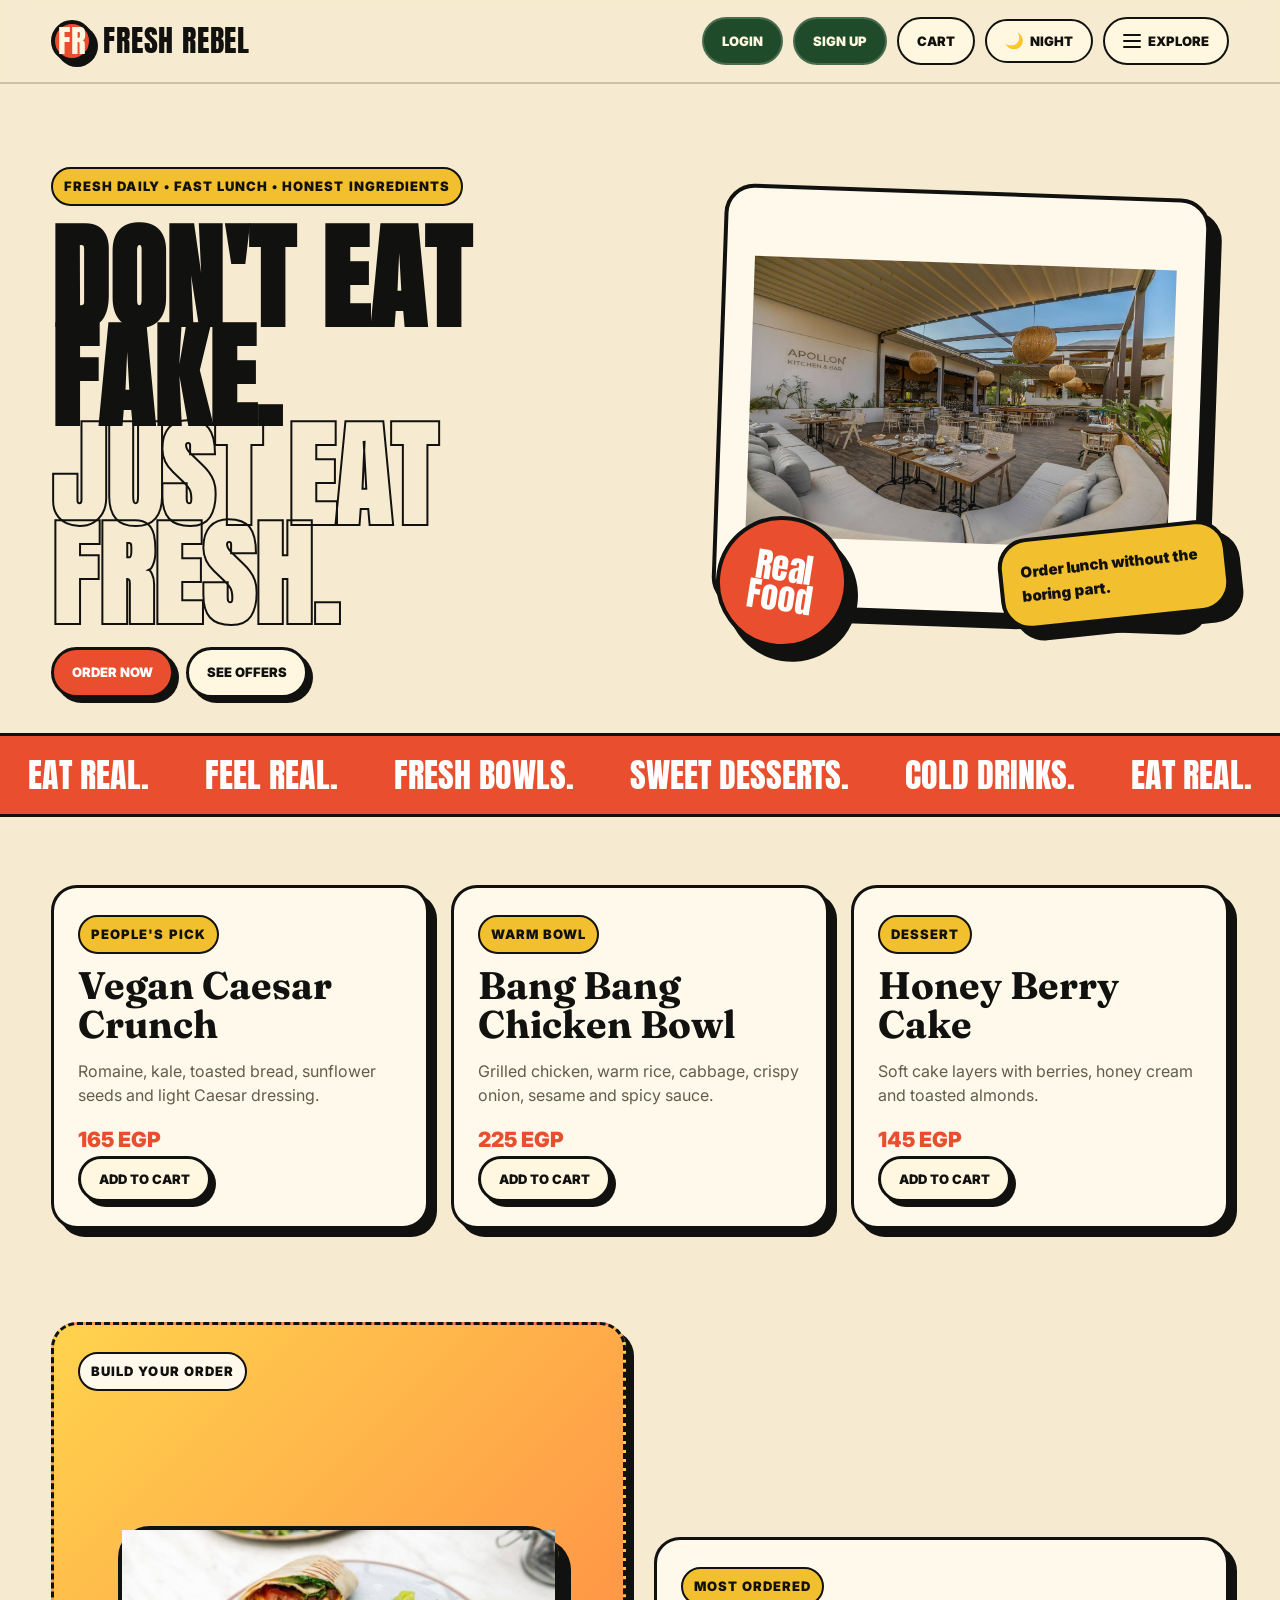
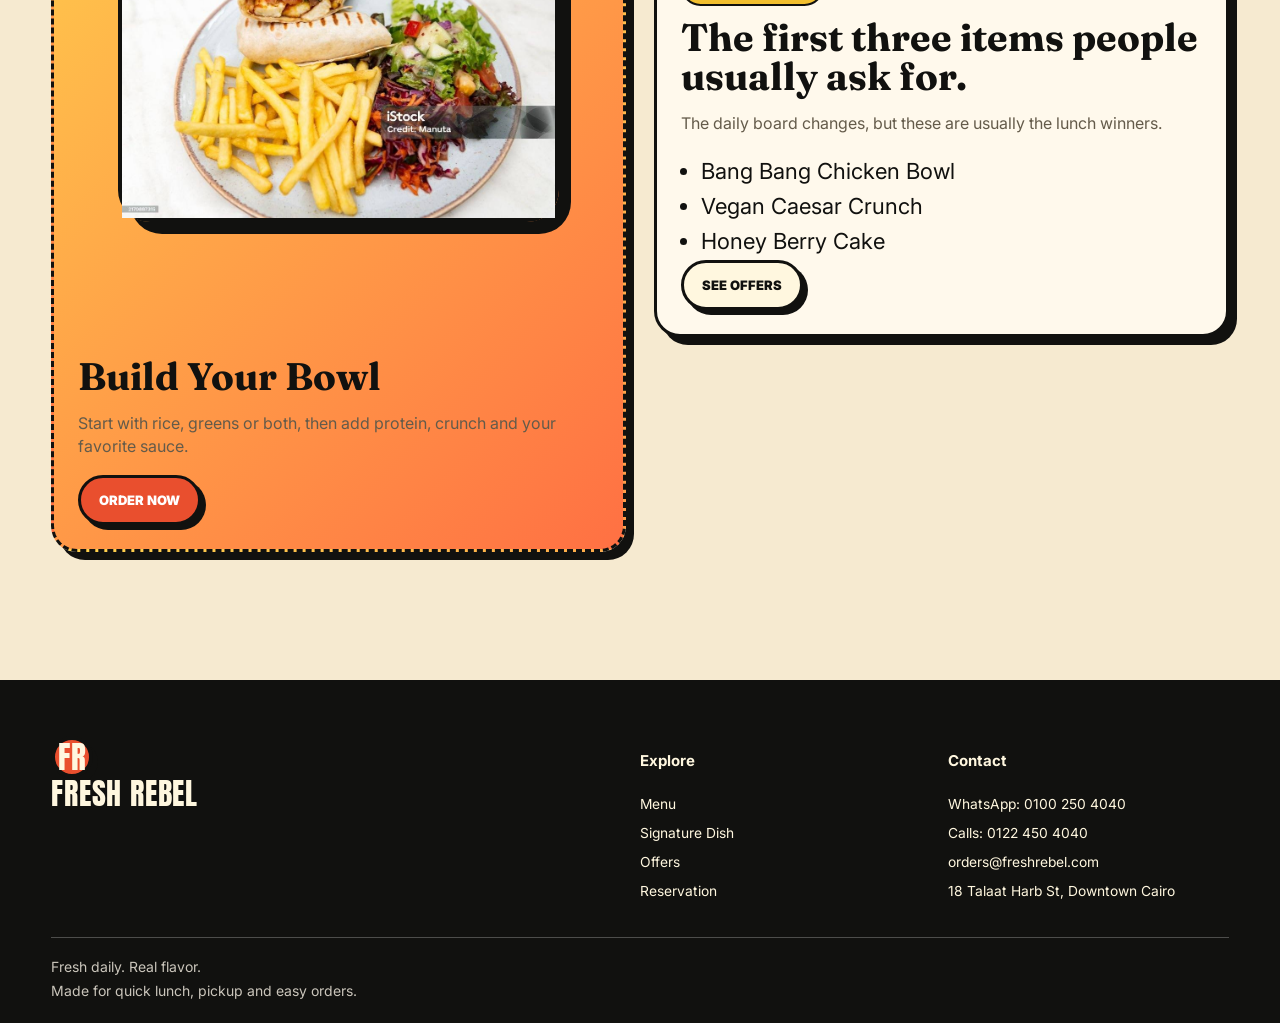
<file: index.html>
<!DOCTYPE html>

<html lang="en">
<head>
<meta charset="utf-8"/>
<meta content="width=device-width, initial-scale=1.0" name="viewport"/>
<title>Home | Fresh Rebel</title>
<link href="assets/css/style.css" rel="stylesheet"/>
<meta content="Fresh Rebel serves salads, bowls, wraps, desserts and cold drinks for quick lunch and pickup in Cairo." name="description"/></head>
<body>
<header class="topbar">
<div class="wrap top-in">
<a class="brand" href="index.html">
<span class="brand-icon">FR</span>
<span>Fresh Rebel</span>
</a><input class="menu-check" id="menu-check" type="checkbox"/>
<nav class="side-nav" id="site-menu">
<a class="on" href="index.html">Home</a>
<a href="menu.html">Menu</a>
<a href="food-details.html">Signature Dish</a>
<a href="offers.html">Offers</a>
<a href="reservation.html">Reservation</a>
<a href="about.html">About</a>
<a href="contact.html">Contact</a>
</nav>
<div class="top-actions">
<a class="icon-link account-link" href="login.html"><span class="txt">Login</span></a>
<a class="icon-link account-link" href="signup.html"><span class="txt">Sign Up</span></a>
<a class="icon-link cart-link" href="cart.html"><span class="txt">Cart</span> <span class="cart-num" data-count="">0</span></a>
<button class="mini-btn theme-btn" data-theme-btn="" type="button"><span data-theme-symbol="">🌙</span><span class="txt" data-theme-text="">Night</span></button>
<label class="mini-btn menu-btn" for="menu-check">
<span class="lines"><span></span><span></span><span></span></span>
<span class="btn-txt">Explore</span>
</label>
</div>
</div>
</header>
<main>
<section class="hero">
<div class="wrap hero-in">
<div>
<p class="kicker">Fresh daily • fast lunch • honest ingredients</p>
<h1 class="big">
Don't eat fake.<br/>
<span class="stroke">Just eat fresh.</span>
</h1>
<div class="hero-btns">
<a class="btn" href="menu.html">Order Now</a>
<a class="btn light" href="offers.html">See Offers</a>
</div>
</div>
<div aria-label="Fresh Rebel food visual" class="hero-img">
<div class="float main-img">
<img alt="Fresh salad bowl with vegetables and herbs" loading="lazy" src="assets/img/hero-salad.jpg"/>
</div>
<div class="float note">Order lunch without the boring part.</div>
<div class="float stamp">Real<br/>Food</div>
</div>
</div>
</section>
<div class="ticker">
<div class="ticker-row">
<span>Eat real.</span>
<span>Feel real.</span>
<span>Fresh bowls.</span>
<span>Sweet desserts.</span>
<span>Cold drinks.</span>
<span>Eat real.</span>
<span>Feel real.</span>
<span>Fresh bowls.</span>
<span>Sweet desserts.</span>
<span>Cold drinks.</span>
</div>
</div>
<section class="area">
<div class="wrap boxes">
<article class="box">
<span class="label">People's Pick</span>
<h3>Vegan Caesar Crunch</h3>
<p>Romaine, kale, toasted bread, sunflower seeds and light Caesar dressing.</p>
<div class="price">165 EGP</div>
<button class="btn light" data-add="" data-name="Vegan Caesar Crunch" data-price="165" type="button">Add to Cart</button>
</article>
<article class="box">
<span class="label">Warm Bowl</span>
<h3>Bang Bang Chicken Bowl</h3>
<p>Grilled chicken, warm rice, cabbage, crispy onion, sesame and spicy sauce.</p>
<div class="price">225 EGP</div>
<button class="btn light" data-add="" data-name="Bang Bang Chicken Bowl" data-price="225" type="button">Add to Cart</button>
</article>
<article class="box">
<span class="label">Dessert</span>
<h3>Honey Berry Cake</h3>
<p>Soft cake layers with berries, honey cream and toasted almonds.</p>
<div class="price">145 EGP</div>
<button class="btn light" data-add="" data-name="Honey Berry Cake" data-price="145" type="button">Add to Cart</button>
</article>
</div>
</section>
<section class="area tight">
<div class="wrap split">
<article class="box promise">
<span class="label">Build Your Order</span>
<figure class="food-img small photo-frame"><img alt="Fresh bowl ingredients prepared at the counter" loading="lazy" src="assets/img/bowl-prep.jpg"/></figure>
<h3>Build Your Bowl</h3>
<p>Start with rice, greens or both, then add protein, crunch and your favorite sauce.</p>
<a class="btn" href="menu.html">Order Now</a>
</article>
<article class="box">
<span class="label">Most Ordered</span>
<h3>The first three items people usually ask for.</h3>
<p>The daily board changes, but these are usually the lunch winners.</p>
<ul class="ing">
<li>Bang Bang Chicken Bowl</li>
<li>Vegan Caesar Crunch</li>
<li>Honey Berry Cake</li>
</ul>
<a class="btn light" href="offers.html">See Offers</a>
</article>
</div>
</section>
</main>
<footer class="foot">
<div class="wrap foot-in">
<section>
<a class="brand" href="index.html">
<span class="brand-icon">FR</span>
<span>Fresh Rebel</span>
</a>
</section>
<section>
<h4>Explore</h4>
<a href="menu.html">Menu</a>
<a href="food-details.html">Signature Dish</a>
<a href="offers.html">Offers</a>
<a href="reservation.html">Reservation</a>
</section>
<section>
<h4>Contact</h4>
<a href="https://wa.me/201002504040">WhatsApp: 0100 250 4040</a>
<a href="tel:+201224504040">Calls: 0122 450 4040</a>
<a href="mailto:orders@freshrebel.com">orders@freshrebel.com</a>
<a href="contact.html">18 Talaat Harb St, Downtown Cairo</a>
</section>
</div>
<div class="wrap copy">
<p>Fresh daily. Real flavor.</p>
<p>Made for quick lunch, pickup and easy orders.</p>
</div>
<div class="toast" data-toast=""></div>
</footer>
<script src="assets/js/app.js"></script>
</body>
</html>
</file>
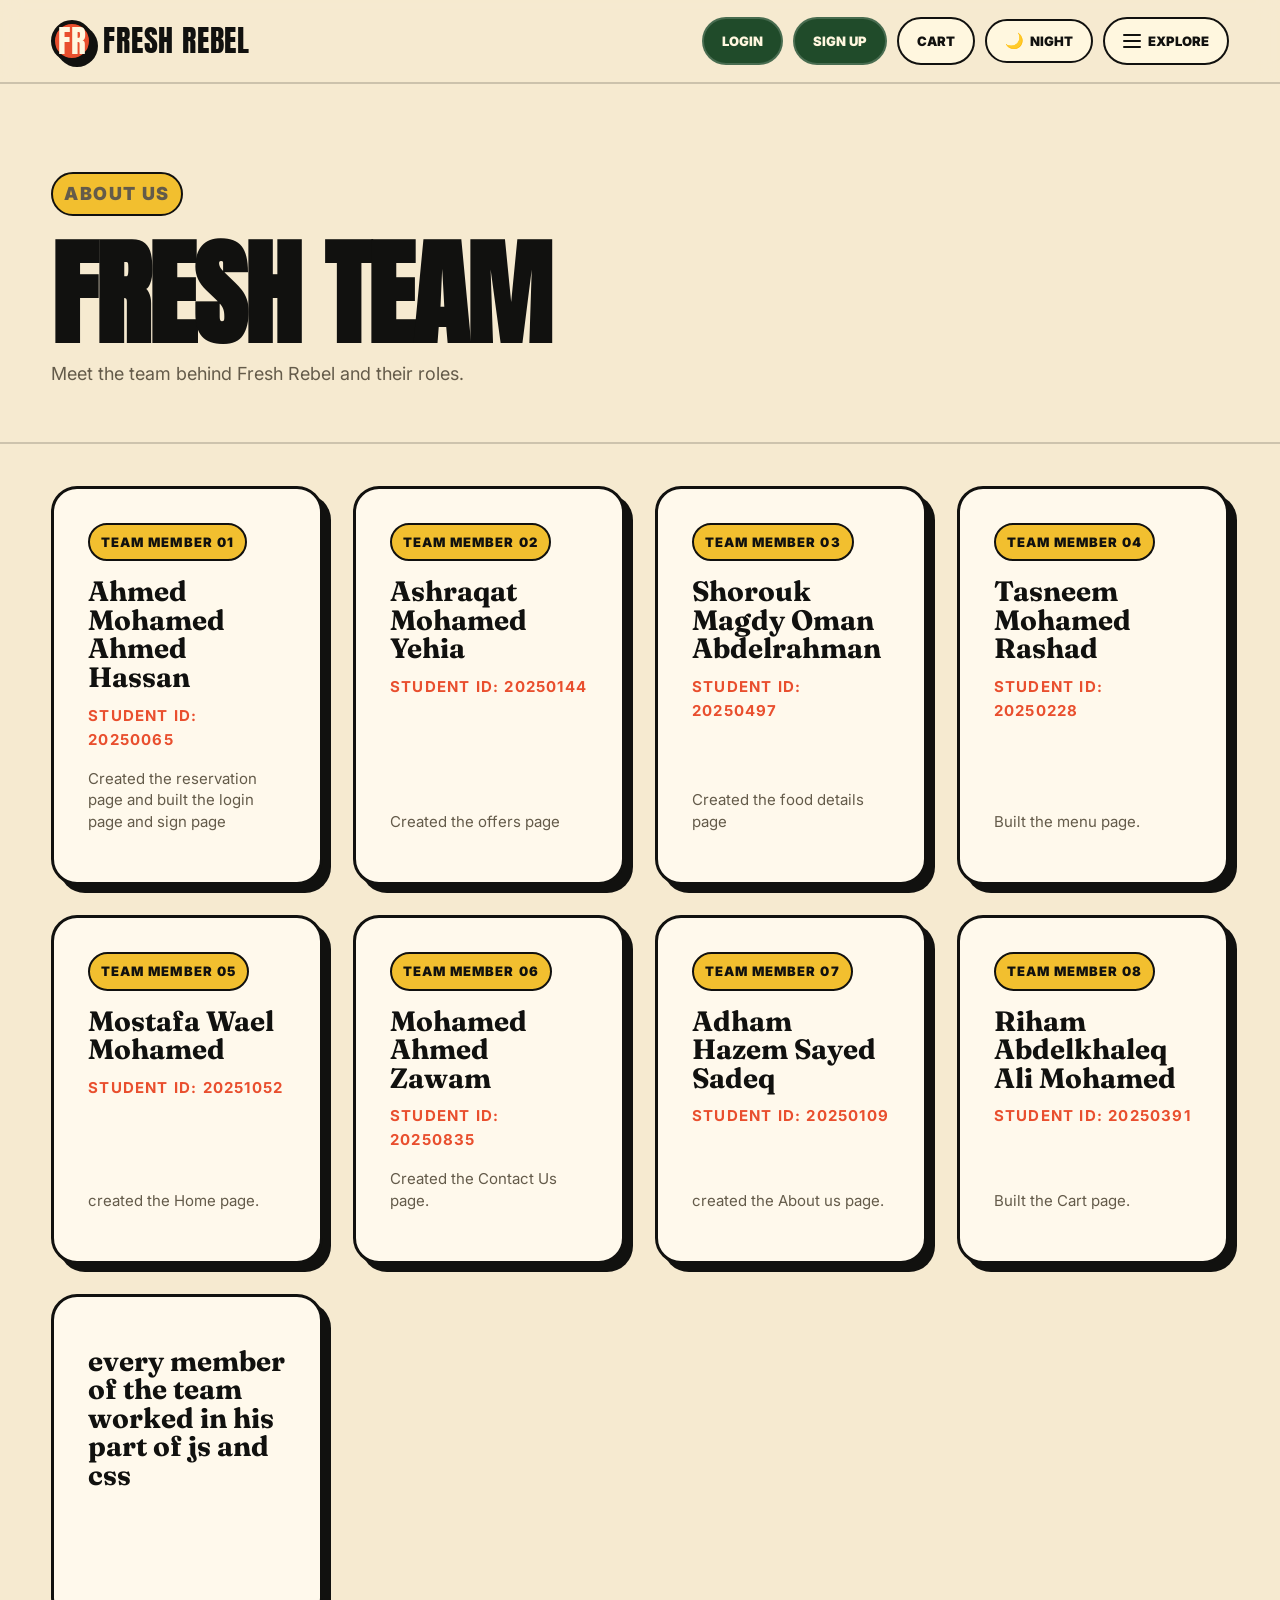
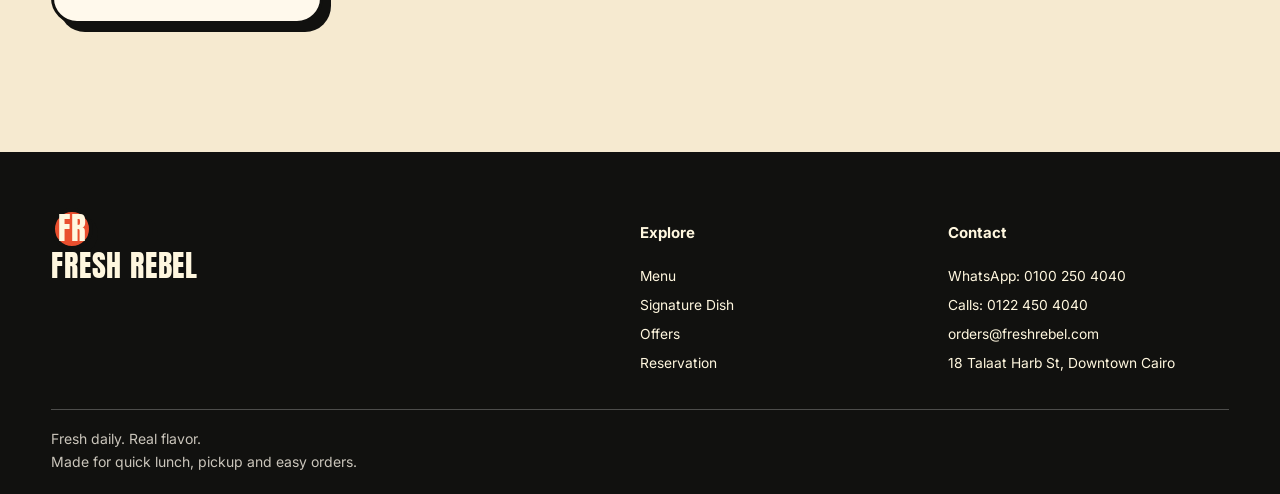
<file: about.html>
<!DOCTYPE html>

<html lang="en">
<head>
<meta charset="utf-8"/>
<meta content="width=device-width, initial-scale=1.0" name="viewport"/>
<title>Fresh Team | Fresh Rebel</title>
<link href="assets/css/style.css" rel="stylesheet"/>
<meta content="Meet the Fresh Rebel team and their roles." name="description"/></head>
<body>
<header class="topbar">
<div class="wrap top-in">
<a class="brand" href="index.html">
<span class="brand-icon">FR</span>
<span>Fresh Rebel</span>
</a><input class="menu-check" id="menu-check" type="checkbox"/>
<nav class="side-nav" id="site-menu">
<a href="index.html">Home</a>
<a href="menu.html">Menu</a>
<a href="food-details.html">Signature Dish</a>
<a href="offers.html">Offers</a>
<a href="reservation.html">Reservation</a>
<a class="on" href="about.html">About</a>
<a href="contact.html">Contact</a>
</nav>
<div class="top-actions">
<a class="icon-link account-link" href="login.html"><span class="txt">Login</span></a>
<a class="icon-link account-link" href="signup.html"><span class="txt">Sign Up</span></a>
<a class="icon-link cart-link" href="cart.html"><span class="txt">Cart</span> <span class="cart-num" data-count="">0</span></a>
<button class="mini-btn theme-btn" data-theme-btn="" type="button"><span data-theme-symbol="">🌙</span><span class="txt" data-theme-text="">Night</span></button>
<label class="mini-btn menu-btn" for="menu-check">
<span class="lines"><span></span><span></span><span></span></span>
<span class="btn-txt">Explore</span>
</label>
</div>
</div>
</header>
<main class="team-about">
<section class="page-head about-clean-head">
<div class="wrap">
<p class="kicker">About us</p>
<h1>Fresh Team</h1>
<p class="team-subtitle">Meet the team behind Fresh Rebel and their roles.</p>
</div>
</section>
<section class="area team-area">
<div class="wrap team-grid">
<article class="box team-card">
<span class="label">Team Member 01</span>
<h3>Ahmed Mohamed Ahmed Hassan</h3>
<h4>Student ID: 20250065</h4>
<p>Created the reservation page and built the login page and sign page</p>
</article>
<article class="box team-card">
<span class="label">Team Member 02</span>
<h3>Ashraqat Mohamed Yehia</h3>
<h4>Student ID: 20250144</h4>
<p>Created the offers page </p>
</article>
<article class="box team-card">
<span class="label">Team Member 03</span>
<h3>Shorouk Magdy Oman Abdelrahman</h3>
<h4>Student ID: 20250497</h4>
<p>Created the food details page</p>
</article>
<article class="box team-card">
<span class="label">Team Member 04</span>
<h3>Tasneem Mohamed Rashad</h3>
<h4>Student ID: 20250228</h4>
<p>Built the menu page.</p>
</article>
<article class="box team-card">
<span class="label">Team Member 05</span>
<h3> Mostafa Wael Mohamed</h3>
<h4>Student ID: 20251052</h4>
<p>created the Home page.</p>
</article>
<article class="box team-card">
<span class="label">Team Member 06</span>
<h3>Mohamed Ahmed Zawam</h3>
<h4>Student ID: 20250835</h4>
<p>Created the Contact Us page.</p>
</article>
<article class="box team-card">
<span class="label">Team Member 07</span>
<h3>Adham Hazem Sayed Sadeq</h3>
<h4>Student ID: 20250109</h4>
<p>created the About us page.</p>
</article>
<article class="box team-card">
<span class="label">Team Member 08</span>
<h3>Riham Abdelkhaleq Ali Mohamed</h3>
<h4>Student ID: 20250391</h4>
<p>Built the Cart page.</p>
</article>
<article class="box team-card">
<h3>every member of the team worked in his part of js and css </h3>
</article>
</div>
</section>

</main>
<footer class="foot">
<div class="wrap foot-in">
<section>
<a class="brand" href="index.html">
<span class="brand-icon">FR</span>
<span>Fresh Rebel</span>
</a>
</section>
<section>
<h4>Explore</h4>
<a href="menu.html">Menu</a>
<a href="food-details.html">Signature Dish</a>
<a href="offers.html">Offers</a>
<a href="reservation.html">Reservation</a>
</section>
<section>
<h4>Contact</h4>
<a href="https://wa.me/201002504040">WhatsApp: 0100 250 4040</a>
<a href="tel:+201224504040">Calls: 0122 450 4040</a>
<a href="mailto:orders@freshrebel.com">orders@freshrebel.com</a>
<a href="contact.html">18 Talaat Harb St, Downtown Cairo</a>
</section>
</div>
<div class="wrap copy">
<p>Fresh daily. Real flavor.</p>
<p>Made for quick lunch, pickup and easy orders.</p>
</div>
<div class="toast" data-toast=""></div>
</footer>
<script src="assets/js/app.js"></script>
</body>
</html>
</file>
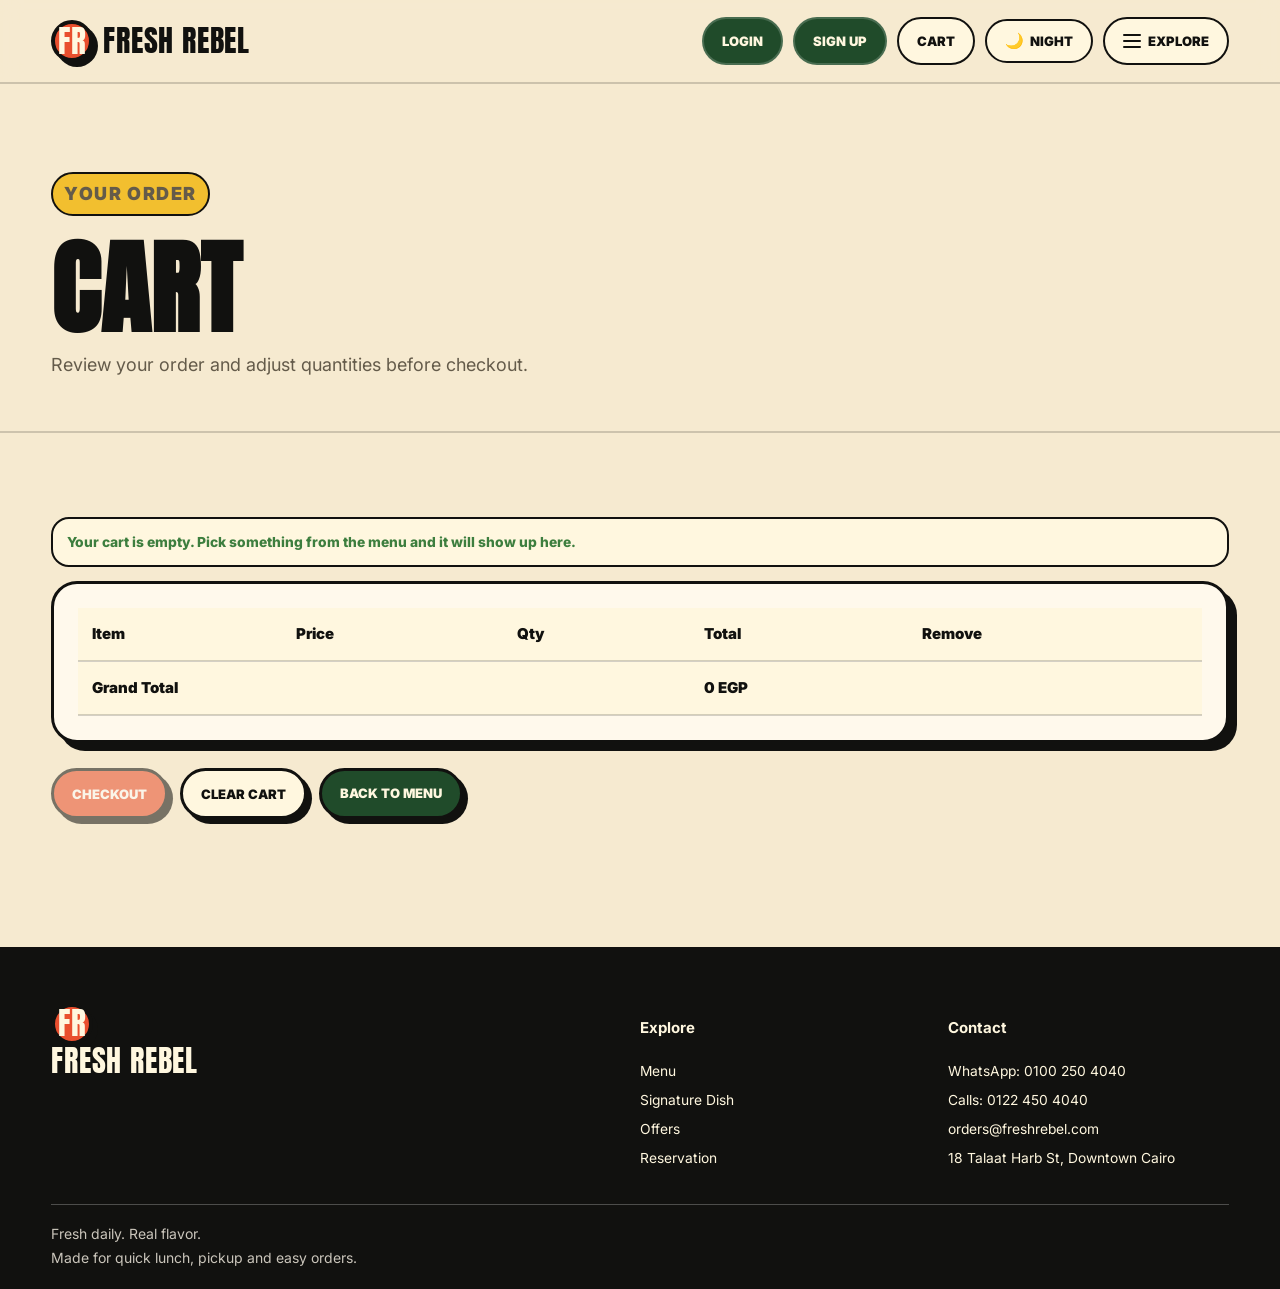
<file: cart.html>
<!DOCTYPE html>

<html lang="en">
<head>
<meta charset="utf-8"/>
<meta content="width=device-width, initial-scale=1.0" name="viewport"/>
<title>Cart | Fresh Rebel</title>
<link href="assets/css/style.css" rel="stylesheet"/>
<meta content="Review your Fresh Rebel order, update quantities and checkout." name="description"/></head>
<body>
<header class="topbar">
<div class="wrap top-in">
<a class="brand" href="index.html">
<span class="brand-icon">FR</span>
<span>Fresh Rebel</span>
</a><input class="menu-check" id="menu-check" type="checkbox"/>
<nav class="side-nav" id="site-menu">
<a href="index.html">Home</a>
<a href="menu.html">Menu</a>
<a href="food-details.html">Signature Dish</a>
<a href="offers.html">Offers</a>
<a href="reservation.html">Reservation</a>
<a href="about.html">About</a>
<a href="contact.html">Contact</a>
</nav>
<div class="top-actions">
<a class="icon-link account-link" href="login.html"><span class="txt">Login</span></a>
<a class="icon-link account-link" href="signup.html"><span class="txt">Sign Up</span></a>
<a class="icon-link cart-link" href="cart.html"><span class="txt">Cart</span> <span class="cart-num" data-count="">0</span></a>
<button class="mini-btn theme-btn" data-theme-btn="" type="button"><span data-theme-symbol="">🌙</span><span class="txt" data-theme-text="">Night</span></button>
<label class="mini-btn menu-btn" for="menu-check">
<span class="lines"><span></span><span></span><span></span></span>
<span class="btn-txt">Explore</span>
</label>
</div>
</div>
</header>
<main>
<section class="page-head">
<div class="wrap">
<p class="kicker">Your order</p>
<h1>Cart</h1>
<p>Review your order and adjust quantities before checkout.</p>
</div>
</section>
<section class="area">
<div class="wrap">
<p class="msg" data-empty="">Your cart is empty. Pick something from the menu and it will show up here.</p>
<div class="table-box">
<table class="cart-table">
<caption class="caption-visually-hidden">Fresh Rebel order summary table with item price quantity total and remove actions.</caption>
<colgroup>
<col span="1"/>
<col span="1"/>
<col span="1"/>
<col span="1"/>
<col span="1"/>
</colgroup>
<thead>
<tr>
<th scope="col">Item</th>
<th scope="col">Price</th>
<th scope="col">Qty</th>
<th scope="col">Total</th>
<th scope="col">Remove</th>
</tr>
</thead>
<tbody data-items=""></tbody>
<tfoot>
<tr>
<th colspan="3" scope="row">Grand Total</th>
<td colspan="2" data-cart-total="">0 EGP</td>
</tr>
</tfoot>
</table>
</div>
<div class="hero-btns cart-actions">
<button class="btn" data-checkout="" type="button">Checkout</button>
<button class="btn light" data-clear="" type="button">Clear Cart</button>
<a class="btn green" href="menu.html">Back to Menu</a>
</div>
<div class="bill" data-bill="">
<h2>Your Bill</h2>
<div class="bill-list" data-receipt=""></div>
</div>
</div>
</section>
</main>
<footer class="foot">
<div class="wrap foot-in">
<section>
<a class="brand" href="index.html">
<span class="brand-icon">FR</span>
<span>Fresh Rebel</span>
</a>
</section>
<section>
<h4>Explore</h4>
<a href="menu.html">Menu</a>
<a href="food-details.html">Signature Dish</a>
<a href="offers.html">Offers</a>
<a href="reservation.html">Reservation</a>
</section>
<section>
<h4>Contact</h4>
<a href="https://wa.me/201002504040">WhatsApp: 0100 250 4040</a>
<a href="tel:+201224504040">Calls: 0122 450 4040</a>
<a href="mailto:orders@freshrebel.com">orders@freshrebel.com</a>
<a href="contact.html">18 Talaat Harb St, Downtown Cairo</a>
</section>
</div>
<div class="wrap copy">
<p>Fresh daily. Real flavor.</p>
<p>Made for quick lunch, pickup and easy orders.</p>
</div>
<div class="toast" data-toast=""></div>
</footer>
<script src="assets/js/app.js"></script>
</body>
</html>
</file>
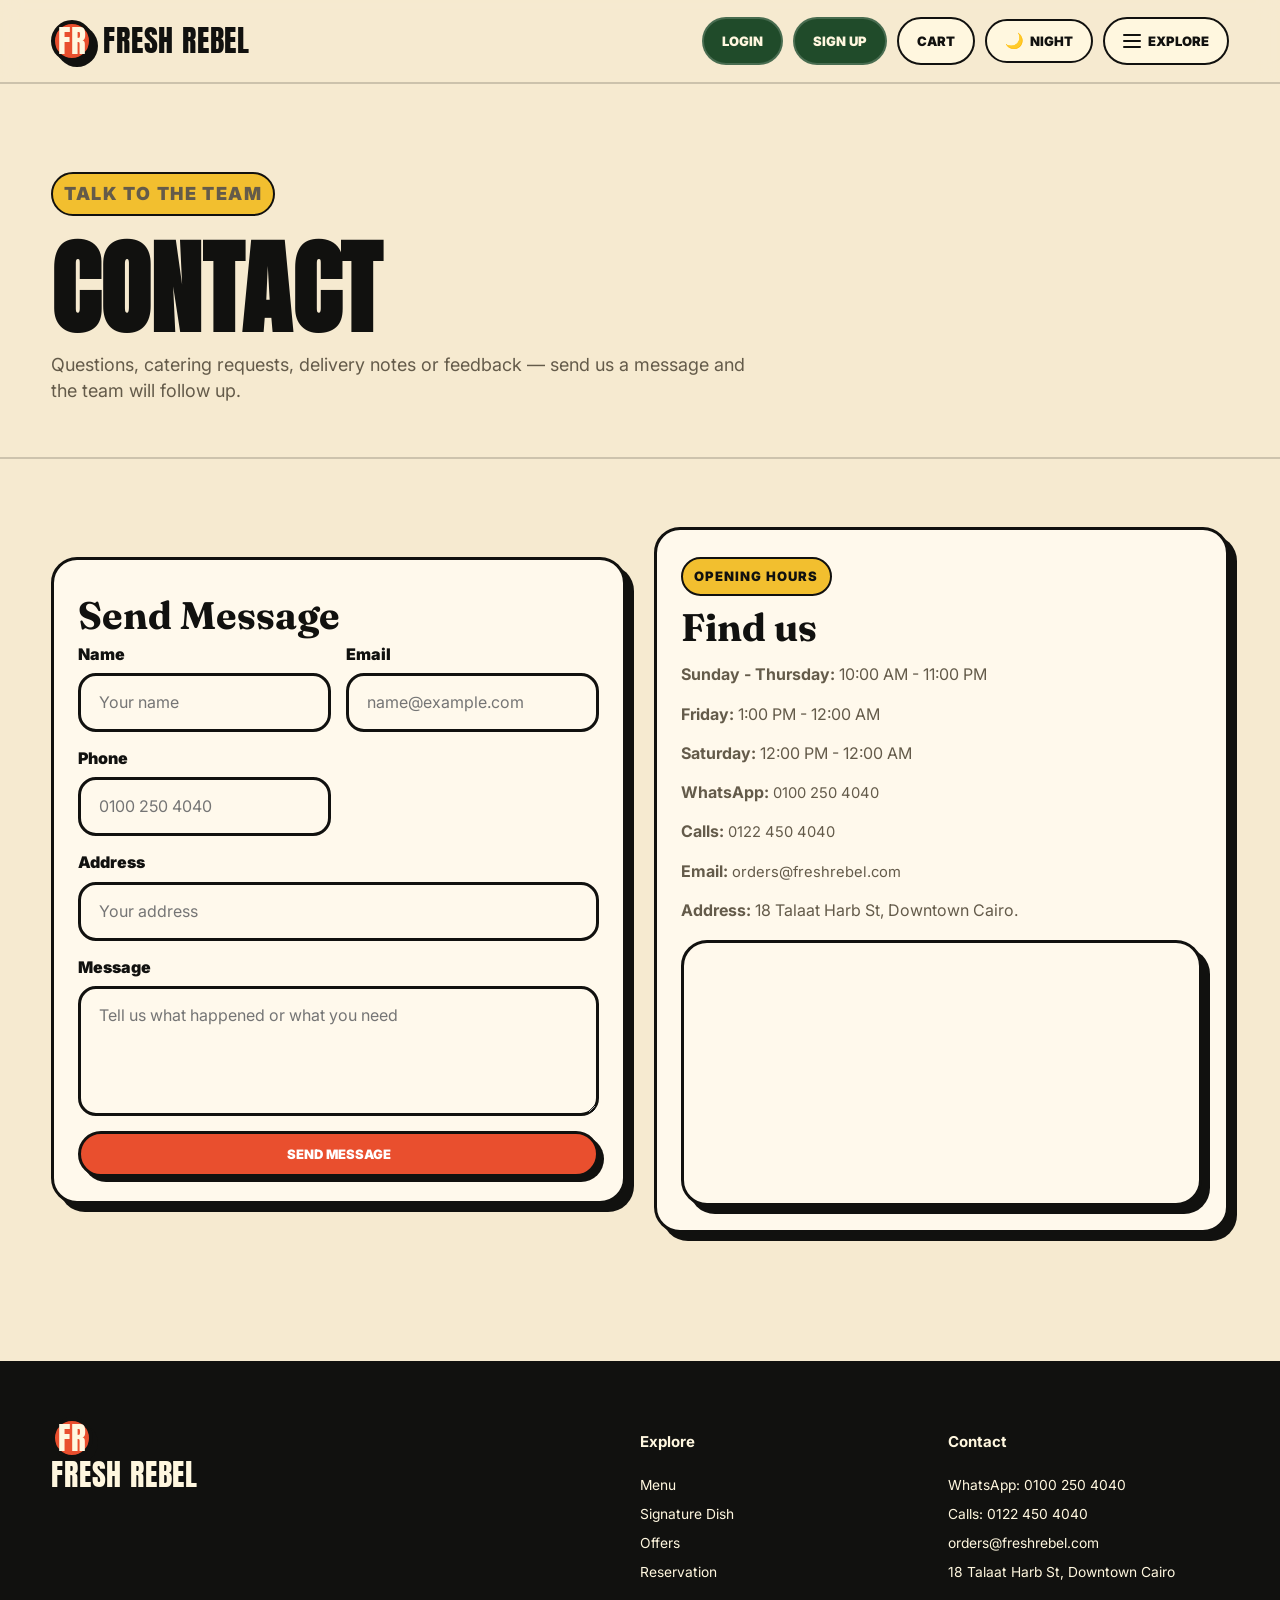
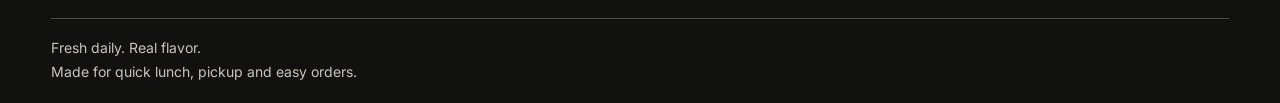
<file: contact.html>
<!DOCTYPE html>

<html lang="en">
<head>
<meta charset="utf-8"/>
<meta content="width=device-width, initial-scale=1.0" name="viewport"/>
<title>Contact | Fresh Rebel</title>
<link href="assets/css/style.css" rel="stylesheet"/>
<meta content="Contact Fresh Rebel for questions, catering, delivery notes and feedback." name="description"/></head>
<body>
<header class="topbar">
<div class="wrap top-in">
<a class="brand" href="index.html">
<span class="brand-icon">FR</span>
<span>Fresh Rebel</span>
</a><input class="menu-check" id="menu-check" type="checkbox"/>
<nav class="side-nav" id="site-menu">
<a href="index.html">Home</a>
<a href="menu.html">Menu</a>
<a href="food-details.html">Signature Dish</a>
<a href="offers.html">Offers</a>
<a href="reservation.html">Reservation</a>
<a href="about.html">About</a>
<a class="on" href="contact.html">Contact</a>
</nav>
<div class="top-actions">
<a class="icon-link account-link" href="login.html"><span class="txt">Login</span></a>
<a class="icon-link account-link" href="signup.html"><span class="txt">Sign Up</span></a>
<a class="icon-link cart-link" href="cart.html"><span class="txt">Cart</span> <span class="cart-num" data-count="">0</span></a>
<button class="mini-btn theme-btn" data-theme-btn="" type="button"><span data-theme-symbol="">🌙</span><span class="txt" data-theme-text="">Night</span></button>
<label class="mini-btn menu-btn" for="menu-check">
<span class="lines"><span></span><span></span><span></span></span>
<span class="btn-txt">Explore</span>
</label>
</div>
</div>
</header>
<main>
<section class="page-head">
<div class="wrap">
<p class="kicker">Talk to the team</p>
<h1>Contact</h1>
<p>Questions, catering requests, delivery notes or feedback — send us a message and the team will follow up.</p>
</div>
</section>
<section class="area">
<div class="wrap split">
<article class="box">
<h3>Send Message</h3>
<form class="form-box" data-form="" data-success="Message sent successfully. We will contact you soon.">
<div class="input-box">
<label>Name</label>
<input name="name" placeholder="Your name" required=""/>
</div>
<div class="input-box">
<label>Email</label>
<input name="email" placeholder="name@example.com" required="" type="email"/>
</div>
<div class="input-box">
<label>Phone</label>
<input name="phone" pattern="[0-9+\-\s]{8,}" placeholder="0100 250 4040" title="Use at least 8 digits. Spaces, + and - are allowed." type="tel"/>
</div>
<div class="input-box wide">
<label>Address</label>
<input name="address" placeholder="Your address" required=""/>
</div>
<div class="input-box wide">
<label>Message</label>
<textarea name="msg" placeholder="Tell us what happened or what you need" required=""></textarea>
</div>
<button class="btn" type="submit">Send Message</button>
</form>
<p class="msg" data-message=""></p>
</article>
<aside class="box">
<span class="label">Opening Hours</span>
<h3>Find us</h3>
<p><strong>Sunday - Thursday:</strong> 10:00 AM - 11:00 PM</p>
<p><strong>Friday:</strong> 1:00 PM - 12:00 AM</p>
<p><strong>Saturday:</strong> 12:00 PM - 12:00 AM</p>
<p><strong>WhatsApp:</strong> <a href="https://wa.me/201002504040">0100 250 4040</a></p>
<p><strong>Calls:</strong> <a href="tel:+201224504040">0122 450 4040</a></p>
<p><strong>Email:</strong> <a href="mailto:orders@freshrebel.com">orders@freshrebel.com</a></p>
<p><strong>Address:</strong> 18 Talaat Harb St, Downtown Cairo.</p>
<div class="map-box small-map">
<iframe class="map-frame" loading="lazy" src="https://www.openstreetmap.org/export/embed.html?bbox=31.218%2C30.034%2C31.246%2C30.058&amp;layer=mapnik&amp;marker=30.046%2C31.232" title="Fresh Rebel contact map">
</iframe>
</div>
</aside>
</div>
</section>
</main>
<footer class="foot">
<div class="wrap foot-in">
<section>
<a class="brand" href="index.html">
<span class="brand-icon">FR</span>
<span>Fresh Rebel</span>
</a>
</section>
<section>
<h4>Explore</h4>
<a href="menu.html">Menu</a>
<a href="food-details.html">Signature Dish</a>
<a href="offers.html">Offers</a>
<a href="reservation.html">Reservation</a>
</section>
<section>
<h4>Contact</h4>
<a href="https://wa.me/201002504040">WhatsApp: 0100 250 4040</a>
<a href="tel:+201224504040">Calls: 0122 450 4040</a>
<a href="mailto:orders@freshrebel.com">orders@freshrebel.com</a>
<a href="contact.html">18 Talaat Harb St, Downtown Cairo</a>
</section>
</div>
<div class="wrap copy">
<p>Fresh daily. Real flavor.</p>
<p>Made for quick lunch, pickup and easy orders.</p>
</div>
<div class="toast" data-toast=""></div>
</footer>
<script src="assets/js/app.js"></script>
</body>
</html>
</file>
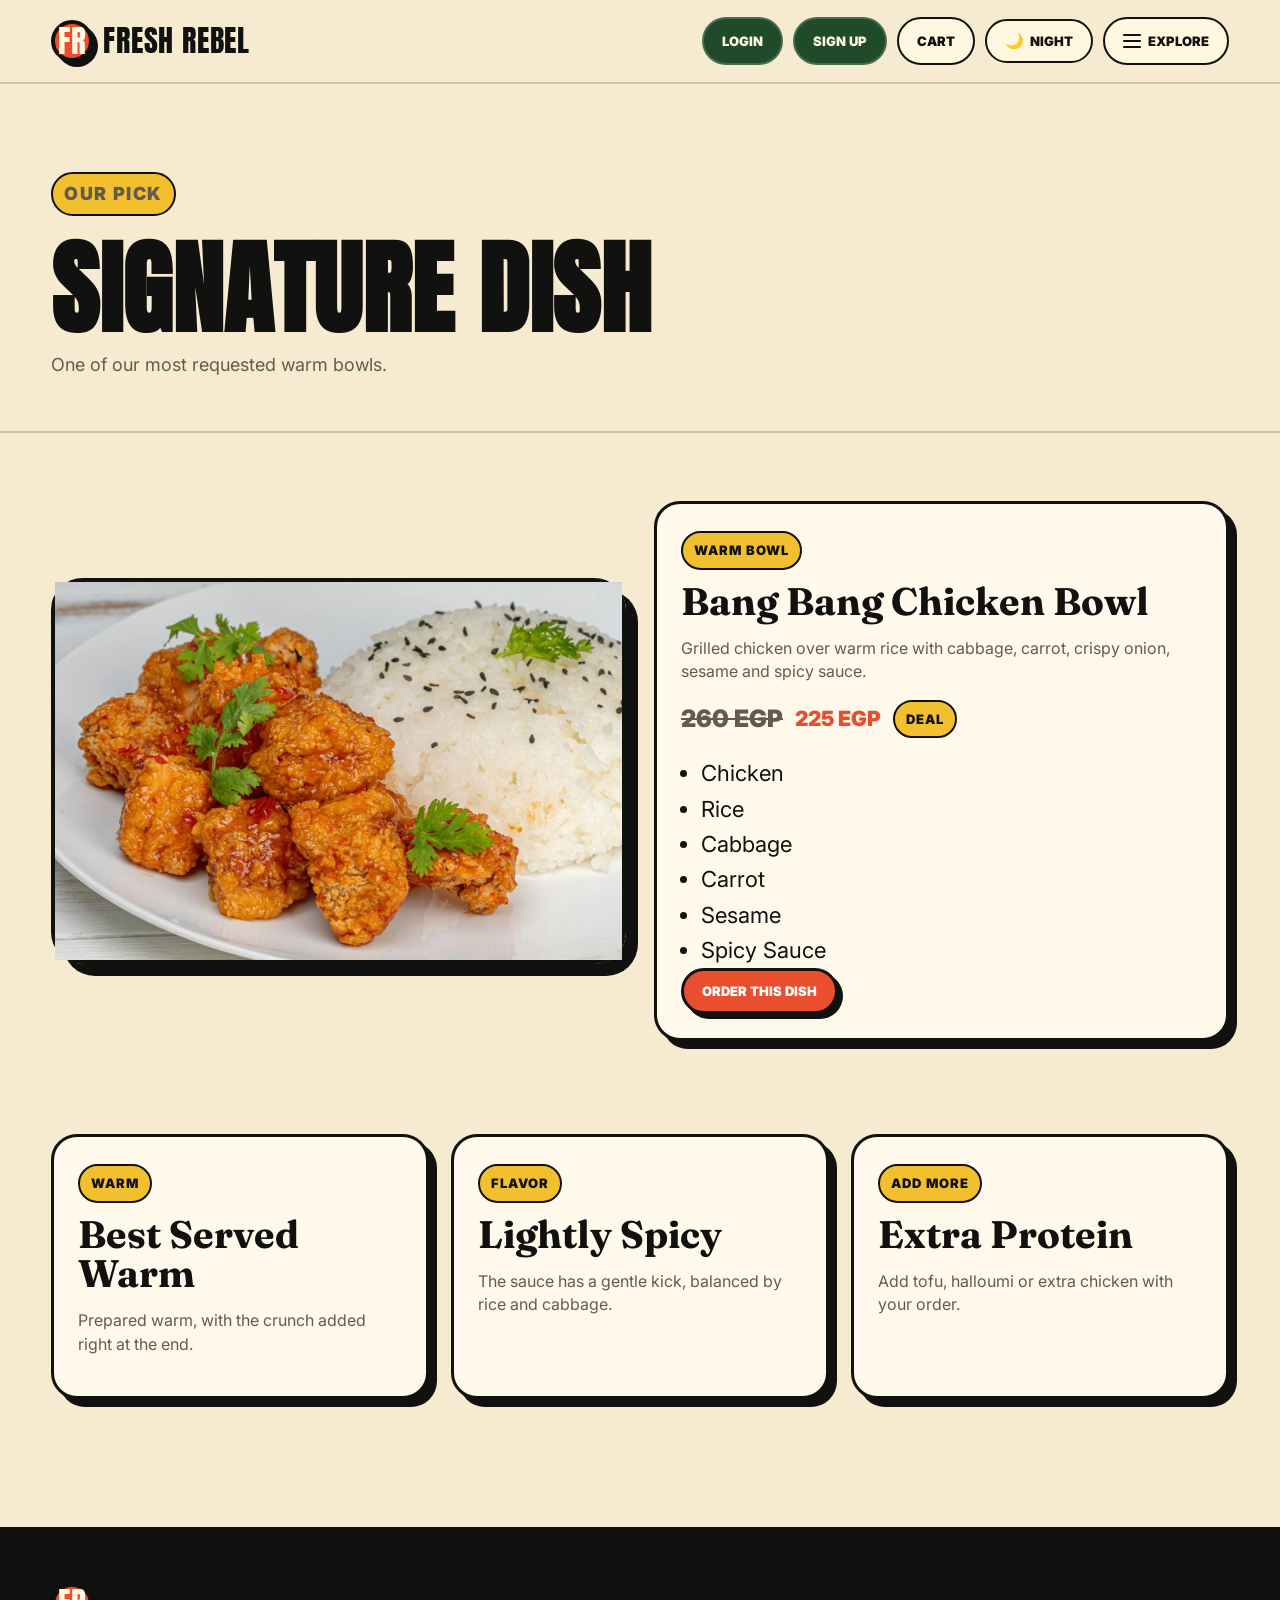
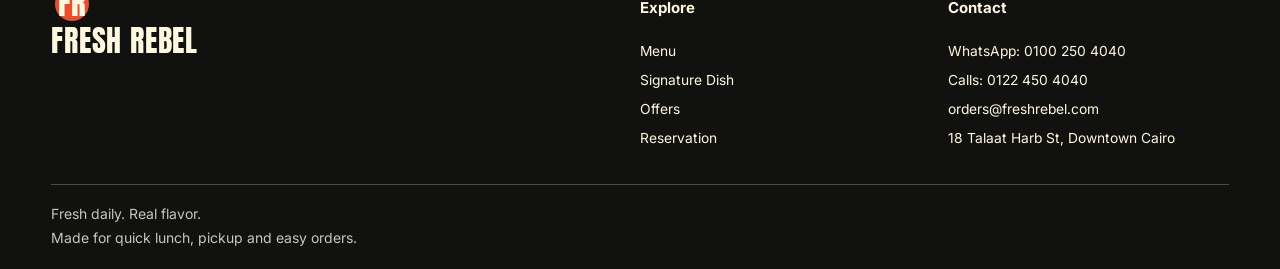
<file: food-details.html>
<!DOCTYPE html>

<html lang="en">
<head>
<meta charset="utf-8"/>
<meta content="width=device-width, initial-scale=1.0" name="viewport"/>
<title>Signature Dish | Fresh Rebel</title>
<link href="assets/css/style.css" rel="stylesheet"/>
<meta content="A closer look at Fresh Rebel Bang Bang Chicken Bowl with ingredients and price." name="description"/></head>
<body>
<header class="topbar">
<div class="wrap top-in">
<a class="brand" href="index.html">
<span class="brand-icon">FR</span>
<span>Fresh Rebel</span>
</a><input class="menu-check" id="menu-check" type="checkbox"/>
<nav class="side-nav" id="site-menu">
<a href="index.html">Home</a>
<a href="menu.html">Menu</a>
<a class="on" href="food-details.html">Signature Dish</a>
<a href="offers.html">Offers</a>
<a href="reservation.html">Reservation</a>
<a href="about.html">About</a>
<a href="contact.html">Contact</a>
</nav>
<div class="top-actions">
<a class="icon-link account-link" href="login.html"><span class="txt">Login</span></a>
<a class="icon-link account-link" href="signup.html"><span class="txt">Sign Up</span></a>
<a class="icon-link cart-link" href="cart.html"><span class="txt">Cart</span> <span class="cart-num" data-count="">0</span></a>
<button class="mini-btn theme-btn" data-theme-btn="" type="button"><span data-theme-symbol="">🌙</span><span class="txt" data-theme-text="">Night</span></button>
<label class="mini-btn menu-btn" for="menu-check">
<span class="lines"><span></span><span></span><span></span></span>
<span class="btn-txt">Explore</span>
</label>
</div>
</div>
</header>
<main>
<section class="page-head">
<div class="wrap">
<p class="kicker">Our Pick</p>
<h1>Signature Dish</h1>
<p>One of our most requested warm bowls.</p>
</div>
</section>
<section class="area">
<div class="wrap split">
<div class="food-img photo-frame"><img alt="Warm chicken bowl with salad and grains" loading="lazy" src="assets/img/signature-bowl.jpg" usemap="#signature-bowl-map"/>
<map name="signature-bowl-map">
<area alt="Chicken protein" coords="90,80,260,220" href="#ingredients" shape="rect" title="Chicken protein"/>
<area alt="Fresh vegetables" coords="275,55,510,230" href="#ingredients" shape="rect" title="Fresh vegetables"/>
<area alt="Spicy sauce" coords="165,245,420,390" href="#ingredients" shape="rect" title="Spicy sauce"/>
</map></div>
<article class="box">
<span class="label">Warm Bowl</span>
<h3>Bang Bang Chicken Bowl</h3>
<p>Grilled chicken over warm rice with cabbage, carrot, crispy onion, sesame and spicy sauce.</p>
<div class="sale-line">
<span class="old">260 EGP</span>
<span class="new">225 EGP</span>
<span class="label">Deal</span>
</div>
<ul class="ing" id="ingredients">
<li>Chicken</li>
<li>Rice</li>
<li>Cabbage</li>
<li>Carrot</li>
<li>Sesame</li>
<li>Spicy Sauce</li>
</ul>
<button class="btn" data-add="" data-name="Bang Bang Chicken Bowl" data-price="225" type="button">Order This Dish</button>
</article>
</div>
</section>
<section class="area tight">
<div class="wrap boxes">
<article class="box">
<span class="label">Warm</span>
<h3>Best Served Warm</h3>
<p>Prepared warm, with the crunch added right at the end.</p>
</article>
<article class="box">
<span class="label">Flavor</span>
<h3>Lightly Spicy</h3>
<p>The sauce has a gentle kick, balanced by rice and cabbage.</p>
</article>
<article class="box">
<span class="label">Add More</span>
<h3>Extra Protein</h3>
<p>Add tofu, halloumi or extra chicken with your order.</p>
</article>
</div>
</section>
</main>
<footer class="foot">
<div class="wrap foot-in">
<section>
<a class="brand" href="index.html">
<span class="brand-icon">FR</span>
<span>Fresh Rebel</span>
</a>
</section>
<section>
<h4>Explore</h4>
<a href="menu.html">Menu</a>
<a href="food-details.html">Signature Dish</a>
<a href="offers.html">Offers</a>
<a href="reservation.html">Reservation</a>
</section>
<section>
<h4>Contact</h4>
<a href="https://wa.me/201002504040">WhatsApp: 0100 250 4040</a>
<a href="tel:+201224504040">Calls: 0122 450 4040</a>
<a href="mailto:orders@freshrebel.com">orders@freshrebel.com</a>
<a href="contact.html">18 Talaat Harb St, Downtown Cairo</a>
</section>
</div>
<div class="wrap copy">
<p>Fresh daily. Real flavor.</p>
<p>Made for quick lunch, pickup and easy orders.</p>
</div>
<div class="toast" data-toast=""></div>
</footer>
<script src="assets/js/app.js"></script>
</body>
</html>
</file>
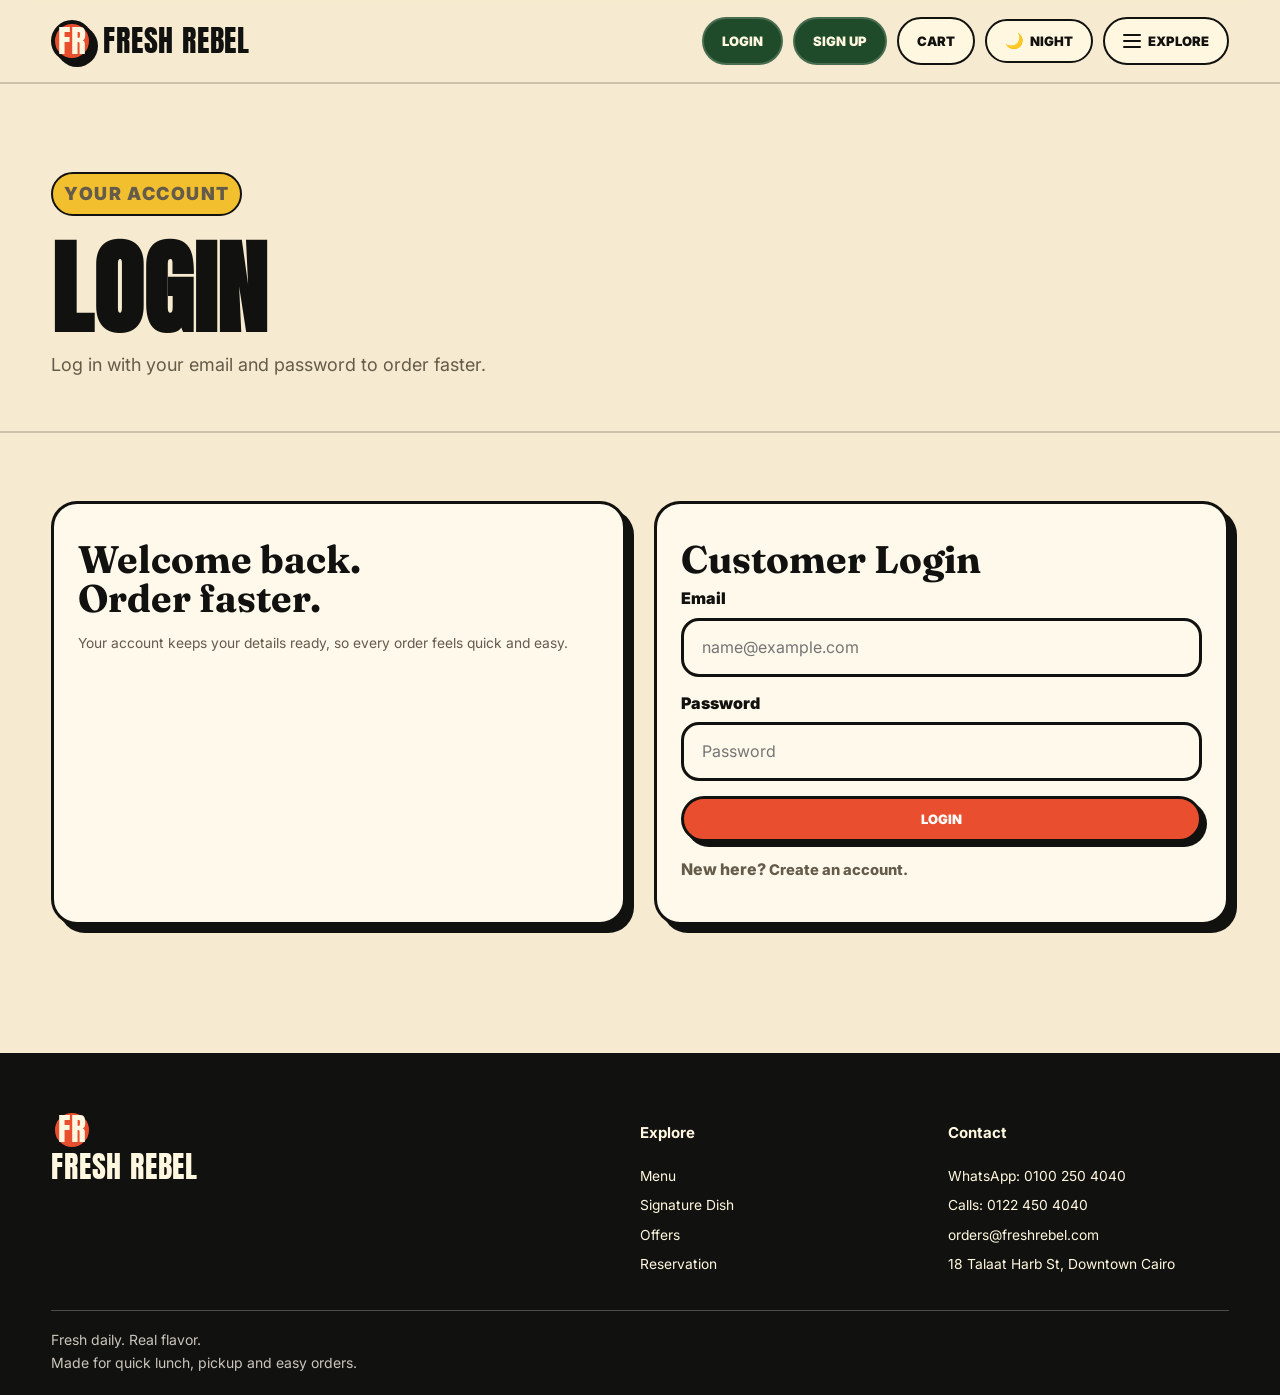
<file: login.html>
<!DOCTYPE html>

<html lang="en">
<head>
<meta charset="utf-8"/>
<meta content="width=device-width, initial-scale=1.0" name="viewport"/>
<title>Login | Fresh Rebel</title>
<link href="assets/css/style.css" rel="stylesheet"/>
<meta content="Sign in to your Fresh Rebel account." name="description"/></head>
<body>
<header class="topbar">
<div class="wrap top-in">
<a class="brand" href="index.html">
<span class="brand-icon">FR</span>
<span>Fresh Rebel</span>
</a><input class="menu-check" id="menu-check" type="checkbox"/>
<nav class="side-nav" id="site-menu">
<a href="index.html">Home</a>
<a href="menu.html">Menu</a>
<a href="food-details.html">Signature Dish</a>
<a href="offers.html">Offers</a>
<a href="reservation.html">Reservation</a>
<a href="about.html">About</a>
<a href="contact.html">Contact</a>
</nav>
<div class="top-actions">
<a class="icon-link account-link" href="login.html"><span class="txt">Login</span></a>
<a class="icon-link account-link" href="signup.html"><span class="txt">Sign Up</span></a>
<a class="icon-link cart-link" href="cart.html"><span class="txt">Cart</span> <span class="cart-num" data-count="">0</span></a>
<button class="mini-btn theme-btn" data-theme-btn="" type="button"><span data-theme-symbol="">🌙</span><span class="txt" data-theme-text="">Night</span></button>
<label class="mini-btn menu-btn" for="menu-check">
<span class="lines"><span></span><span></span><span></span></span>
<span class="btn-txt">Explore</span>
</label>
</div>
</div>
</header>
<main>
<section class="page-head">
<div class="wrap">
<p class="kicker">Your account</p>
<h1>Login</h1>
<p>Log in with your email and password to order faster.</p>
</div>
</section>
<section class="area">
<div class="wrap split">
<div class="call">
<h2>Welcome back.<br/>Order faster.</h2>
<p>Your account keeps your details ready, so every order feels quick and easy.</p>
</div>
<article class="box">
<h3>Customer Login</h3>
<form class="form-box" data-form="" data-success="Logged in successfully." novalidate>
<div class="input-box wide">
<label>Email</label>
<input name="email" placeholder="name@example.com" required type="email"/>
<span class="err">Enter a valid email.</span>
</div>
<div class="input-box wide">
<label>Password</label>
<input name="password" placeholder="Password" required type="password" minlength="6"/>
<span class="err">Password must be at least 6 characters.</span>
</div>
<button class="btn" type="submit">Login</button>
</form>
<p class="msg" data-message=""></p>
<p class="hint">New here? <a href="signup.html">Create an account.</a></p>
</article>
</div>
</section>
</main>
<footer class="foot">
<div class="wrap foot-in">
<section>
<a class="brand" href="index.html">
<span class="brand-icon">FR</span>
<span>Fresh Rebel</span>
</a>
</section>
<section>
<h4>Explore</h4>
<a href="menu.html">Menu</a>
<a href="food-details.html">Signature Dish</a>
<a href="offers.html">Offers</a>
<a href="reservation.html">Reservation</a>
</section>
<section>
<h4>Contact</h4>
<a href="https://wa.me/201002504040">WhatsApp: 0100 250 4040</a>
<a href="tel:+201224504040">Calls: 0122 450 4040</a>
<a href="mailto:orders@freshrebel.com">orders@freshrebel.com</a>
<a href="contact.html">18 Talaat Harb St, Downtown Cairo</a>
</section>
</div>
<div class="wrap copy">
<p>Fresh daily. Real flavor.</p>
<p>Made for quick lunch, pickup and easy orders.</p>
</div>
<div class="toast" data-toast=""></div>
</footer>
<script src="assets/js/app.js"></script>
</body>
</html>
</file>
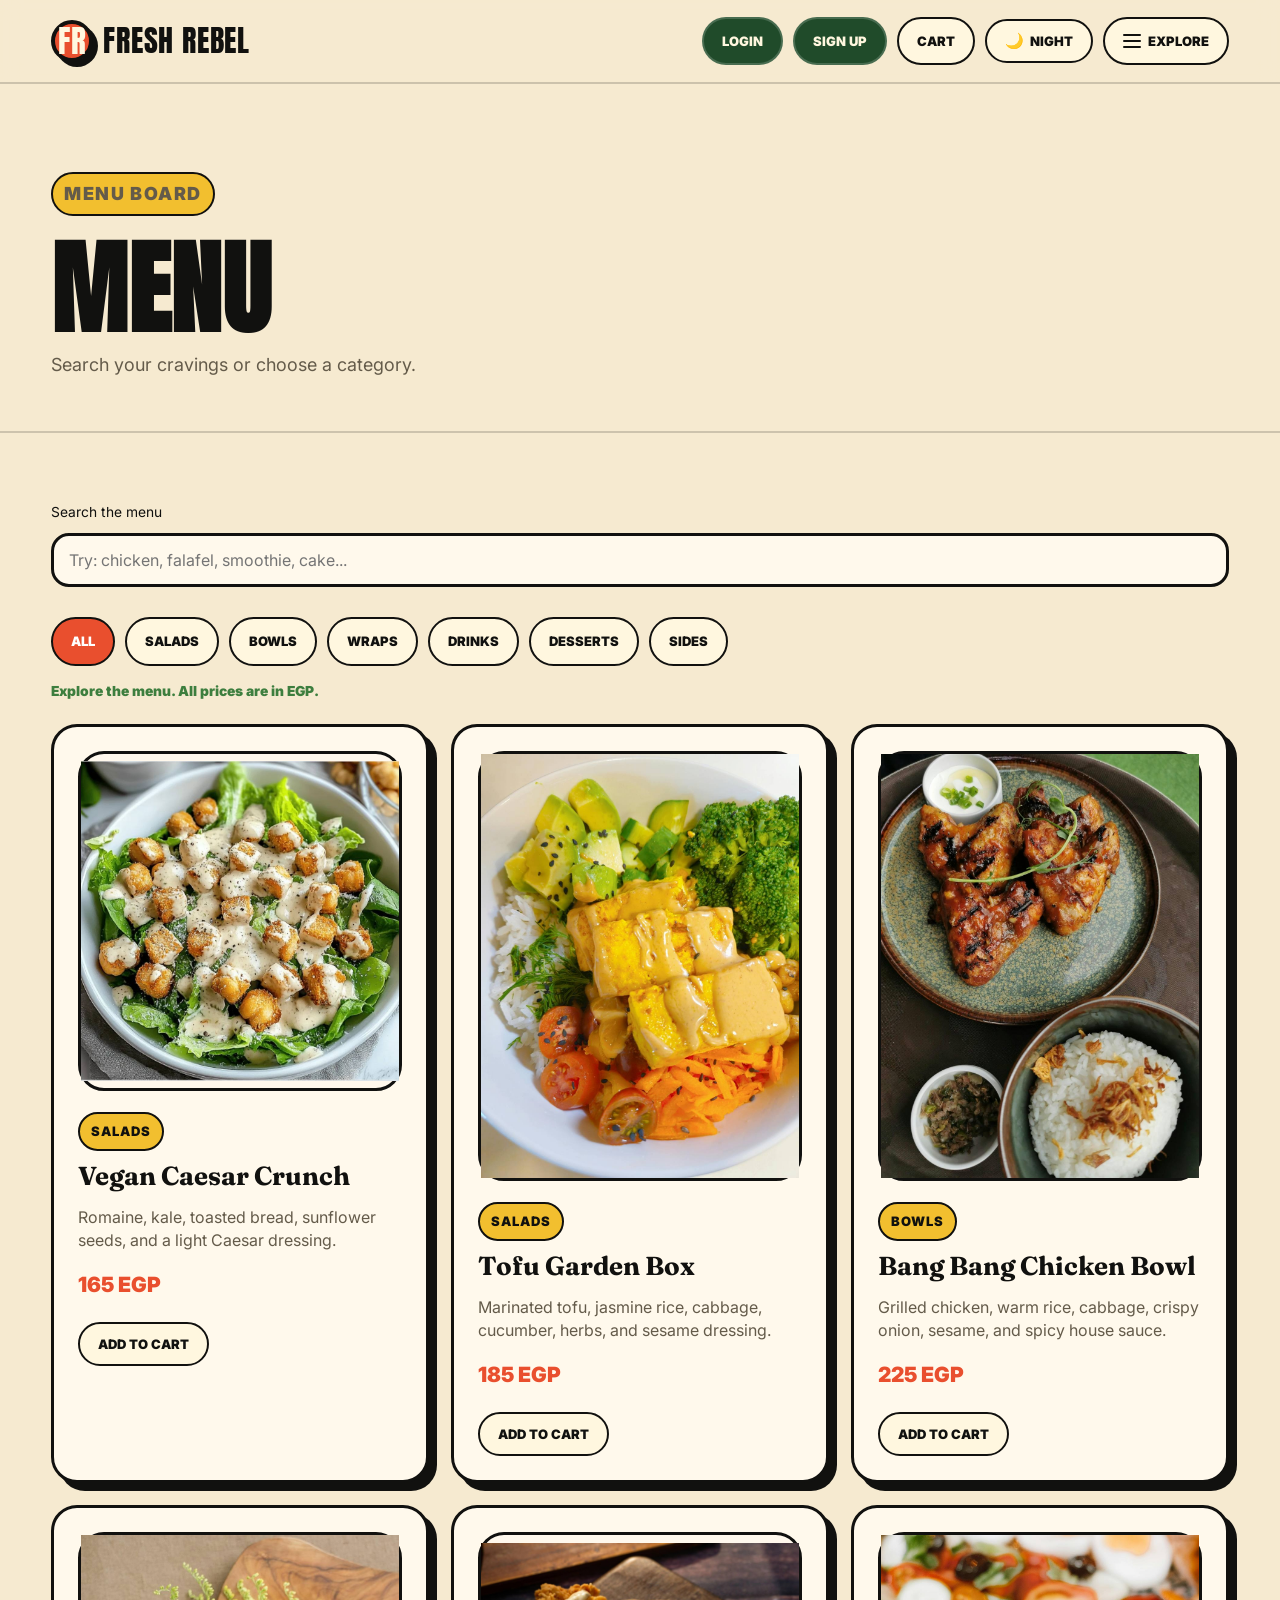
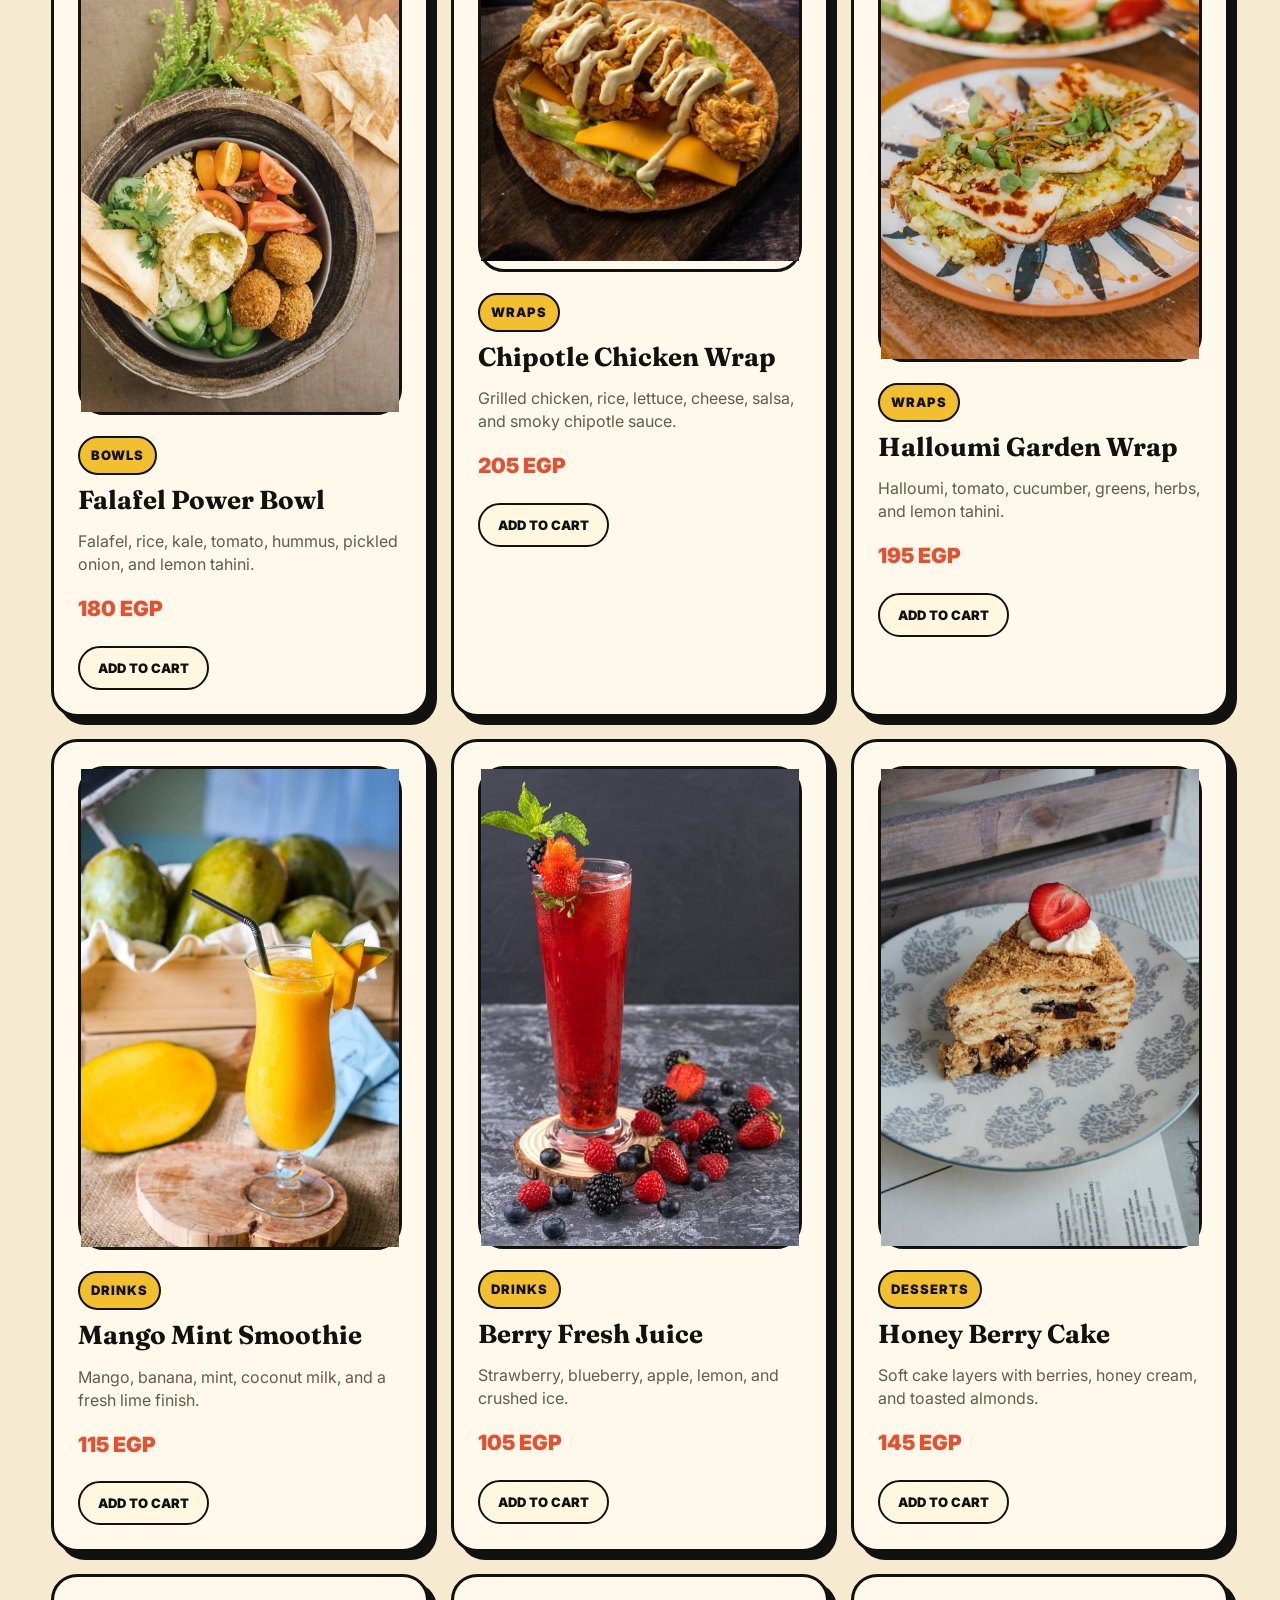
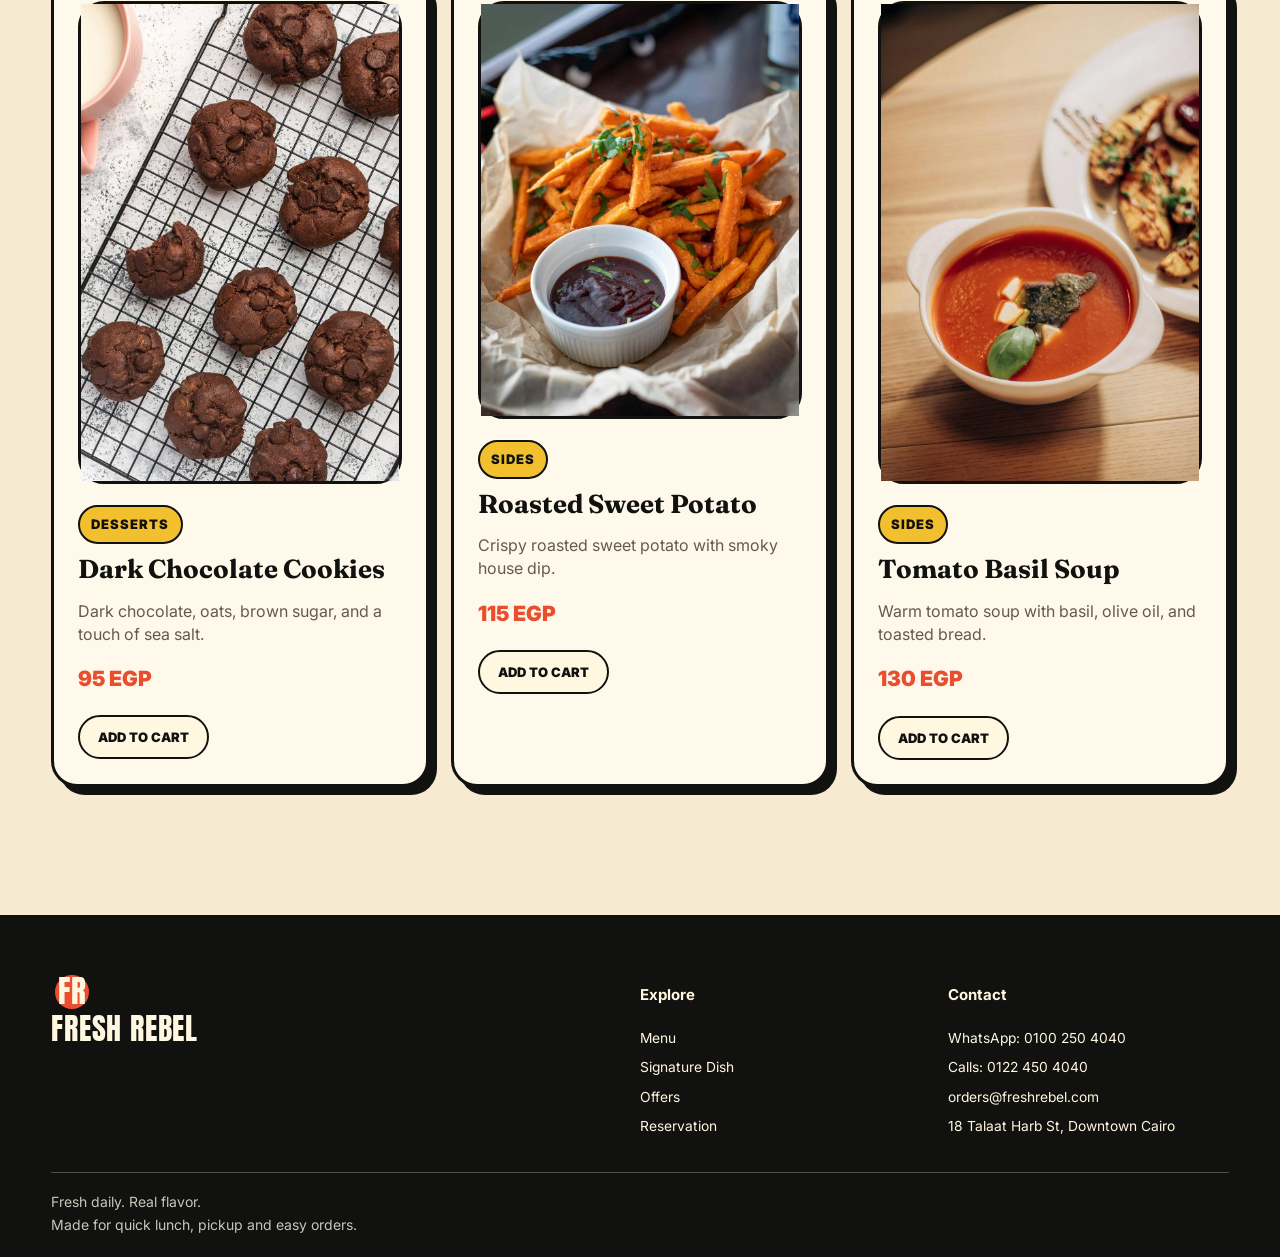
<file: menu.html>
<!DOCTYPE html>

<html lang="en">
<head>
<meta charset="utf-8"/>
<meta content="width=device-width, initial-scale=1.0" name="viewport"/>
<title>Menu | Fresh Rebel</title>
<link href="assets/css/style.css" rel="stylesheet"/>
<meta content="Fresh Rebel English menu with bowls, wraps, drinks and EGP prices." name="description"/></head>
<body>
<header class="topbar">
<div class="wrap top-in">
<a class="brand" href="index.html">
<span class="brand-icon">FR</span>
<span>Fresh Rebel</span>
</a><input class="menu-check" id="menu-check" type="checkbox"/>
<nav class="side-nav" id="site-menu">
<a href="index.html">Home</a>
<a class="on" href="menu.html">Menu</a>
<a href="food-details.html">Signature Dish</a>
<a href="offers.html">Offers</a>
<a href="reservation.html">Reservation</a>
<a href="about.html">About</a>
<a href="contact.html">Contact</a>
</nav>
<div class="top-actions">
<a class="icon-link account-link" href="login.html"><span class="txt">Login</span></a>
<a class="icon-link account-link" href="signup.html"><span class="txt">Sign Up</span></a>
<a class="icon-link cart-link" href="cart.html"><span class="txt">Cart</span> <span class="cart-num" data-count="">0</span></a>
<button class="mini-btn theme-btn" data-theme-btn="" type="button"><span data-theme-symbol="">🌙</span><span class="txt" data-theme-text="">Night</span></button>
<label class="mini-btn menu-btn" for="menu-check">
<span class="lines"><span></span><span></span><span></span></span>
<span class="btn-txt">Explore</span>
</label>
</div>
</div>
</header>
<main>
<section class="page-head">
<div class="wrap">
<p class="kicker">Menu board</p>
<h1>Menu</h1>
<p>Search your cravings or choose a category.</p>
</div>
</section>
<section class="area">
<div class="wrap">
<div class="bar">
<div class="search">
<label for="search">Search the menu</label>
<input id="search" placeholder="Try: chicken, falafel, smoothie, cake..."/>
</div>
</div>
<input checked="" class="menu-radio" id="menu-all" name="menu-filter" type="radio"/>
<input class="menu-radio" id="menu-salads" name="menu-filter" type="radio"/>
<input class="menu-radio" id="menu-bowls" name="menu-filter" type="radio"/>
<input class="menu-radio" id="menu-wraps" name="menu-filter" type="radio"/>
<input class="menu-radio" id="menu-drinks" name="menu-filter" type="radio"/>
<input class="menu-radio" id="menu-desserts" name="menu-filter" type="radio"/>
<input class="menu-radio" id="menu-sides" name="menu-filter" type="radio"/>
<div class="filters">
<label class="filter-btn" for="menu-all">All</label>
<label class="filter-btn" for="menu-salads">Salads</label>
<label class="filter-btn" for="menu-bowls">Bowls</label>
<label class="filter-btn" for="menu-wraps">Wraps</label>
<label class="filter-btn" for="menu-drinks">Drinks</label>
<label class="filter-btn" for="menu-desserts">Desserts</label>
<label class="filter-btn" for="menu-sides">Sides</label>
</div>
<p class="dish-count">Explore the menu. All prices are in EGP.</p>
<div class="dish-list grid" data-menu="">
<article class="dish" data-category="Salads" data-food="" data-search="salads vegan caesar crunch romaine, kale, toasted bread, sunflower seeds, and a light caesar dressing. chicken falafel smoothie cake salad wrap">
<figure aria-label="Vegan Caesar Crunch" class="photo-frame"><img alt="Fresh Rebel shop photo" loading="lazy" src="assets/img/menu-caesar.jpg"/></figure>
<div>
<span class="label">Salads</span>
<h3>Vegan Caesar Crunch</h3>
<p>Romaine, kale, toasted bread, sunflower seeds, and a light Caesar dressing.</p>
<div class="dish-info"><strong>165 EGP</strong></div>
<button class="mini-btn add-shop-btn" data-add="" data-name="Vegan Caesar Crunch" data-price="165" type="button">Add to Cart</button>
</div>
</article>
<article class="dish" data-category="Salads" data-food="" data-search="salads tofu garden box marinated tofu, jasmine rice, cabbage, cucumber, herbs, and sesame dressing. chicken falafel smoothie cake salad wrap">
<figure aria-label="Tofu Garden Box" class="photo-frame"><img alt="Healthy bowl with vegetables" loading="lazy" src="assets/img/menu-tofu-box.jpg"/></figure>
<div>
<span class="label">Salads</span>
<h3>Tofu Garden Box</h3>
<p>Marinated tofu, jasmine rice, cabbage, cucumber, herbs, and sesame dressing.</p>
<div class="dish-info"><strong>185 EGP</strong></div>
<button class="mini-btn add-shop-btn" data-add="" data-name="Tofu Garden Box" data-price="185" type="button">Add to Cart</button>
</div>
</article>
<article class="dish" data-category="Bowls" data-food="" data-search="bowls bang bang chicken bowl grilled chicken, warm rice, cabbage, crispy onion, sesame, and spicy house sauce. chicken falafel smoothie cake salad wrap">
<figure aria-label="Bang Bang Chicken Bowl" class="photo-frame"><img alt="Cafe table with food" loading="lazy" src="assets/img/menu-chicken-bowl.jpg"/></figure>
<div>
<span class="label">Bowls</span>
<h3>Bang Bang Chicken Bowl</h3>
<p>Grilled chicken, warm rice, cabbage, crispy onion, sesame, and spicy house sauce.</p>
<div class="dish-info"><strong>225 EGP</strong></div>
<button class="mini-btn add-shop-btn" data-add="" data-name="Bang Bang Chicken Bowl" data-price="225" type="button">Add to Cart</button>
</div>
</article>
<article class="dish" data-category="Bowls" data-food="" data-search="bowls falafel power bowl falafel, rice, kale, tomato, hummus, pickled onion, and lemon tahini. chicken falafel smoothie cake salad wrap">
<figure aria-label="Falafel Power Bowl" class="photo-frame"><img alt="Wrap meal served with sides" loading="lazy" src="assets/img/menu-falafel-bowl.jpg"/></figure>
<div>
<span class="label">Bowls</span>
<h3>Falafel Power Bowl</h3>
<p>Falafel, rice, kale, tomato, hummus, pickled onion, and lemon tahini.</p>
<div class="dish-info"><strong>180 EGP</strong></div>
<button class="mini-btn add-shop-btn" data-add="" data-name="Falafel Power Bowl" data-price="180" type="button">Add to Cart</button>
</div>
</article>
<article class="dish" data-category="Wraps" data-food="" data-search="wraps chipotle chicken wrap grilled chicken, rice, lettuce, cheese, salsa, and smoky chipotle sauce. chicken falafel smoothie cake salad wrap">
<figure aria-label="Chipotle Chicken Wrap" class="photo-frame"><img alt="Warm lunch plate" loading="lazy" src="assets/img/menu-chicken-wrap.jpg"/></figure>
<div>
<span class="label">Wraps</span>
<h3>Chipotle Chicken Wrap</h3>
<p>Grilled chicken, rice, lettuce, cheese, salsa, and smoky chipotle sauce.</p>
<div class="dish-info"><strong>205 EGP</strong></div>
<button class="mini-btn add-shop-btn" data-add="" data-name="Chipotle Chicken Wrap" data-price="205" type="button">Add to Cart</button>
</div>
</article>
<article class="dish" data-category="Wraps" data-food="" data-search="wraps halloumi garden wrap halloumi, tomato, cucumber, greens, herbs, and lemon tahini. chicken falafel smoothie cake salad wrap">
<figure aria-label="Halloumi Garden Wrap" class="photo-frame"><img alt="Fresh salad bowl" loading="lazy" src="assets/img/menu-halloumi-wrap.jpg"/></figure>
<div>
<span class="label">Wraps</span>
<h3>Halloumi Garden Wrap</h3>
<p>Halloumi, tomato, cucumber, greens, herbs, and lemon tahini.</p>
<div class="dish-info"><strong>195 EGP</strong></div>
<button class="mini-btn add-shop-btn" data-add="" data-name="Halloumi Garden Wrap" data-price="195" type="button">Add to Cart</button>
</div>
</article>
<article class="dish" data-category="Drinks" data-food="" data-search="drinks mango mint smoothie mango, banana, mint, coconut milk, and a fresh lime finish. chicken falafel smoothie cake salad wrap">
<figure aria-label="Mango Mint Smoothie" class="photo-frame"><img alt="Fresh dessert box" loading="lazy" src="assets/img/menu-smoothie.jpg"/></figure>
<div>
<span class="label">Drinks</span>
<h3>Mango Mint Smoothie</h3>
<p>Mango, banana, mint, coconut milk, and a fresh lime finish.</p>
<div class="dish-info"><strong>115 EGP</strong></div>
<button class="mini-btn add-shop-btn" data-add="" data-name="Mango Mint Smoothie" data-price="115" type="button">Add to Cart</button>
</div>
</article>
<article class="dish" data-category="Drinks" data-food="" data-search="drinks berry fresh juice strawberry, blueberry, apple, lemon, and crushed ice. chicken falafel smoothie cake salad wrap">
<figure aria-label="Berry Fresh Juice" class="photo-frame"><img alt="Prepared lunch bowl" loading="lazy" src="assets/img/menu-berry-juice.jpg"/></figure>
<div>
<span class="label">Drinks</span>
<h3>Berry Fresh Juice</h3>
<p>Strawberry, blueberry, apple, lemon, and crushed ice.</p>
<div class="dish-info"><strong>105 EGP</strong></div>
<button class="mini-btn add-shop-btn" data-add="" data-name="Berry Fresh Juice" data-price="105" type="button">Add to Cart</button>
</div>
</article>
<article class="dish" data-category="Desserts" data-food="" data-search="desserts honey berry cake soft cake layers with berries, honey cream, and toasted almonds. chicken falafel smoothie cake salad wrap">
<figure aria-label="Honey Berry Cake" class="photo-frame"><img alt="Fresh restaurant meal" loading="lazy" src="assets/img/menu-berry-cake.jpg"/></figure>
<div>
<span class="label">Desserts</span>
<h3>Honey Berry Cake</h3>
<p>Soft cake layers with berries, honey cream, and toasted almonds.</p>
<div class="dish-info"><strong>145 EGP</strong></div>
<button class="mini-btn add-shop-btn" data-add="" data-name="Honey Berry Cake" data-price="145" type="button">Add to Cart</button>
</div>
</article>
<article class="dish" data-category="Desserts" data-food="" data-search="desserts dark chocolate cookies dark chocolate, oats, brown sugar, and a touch of sea salt. chicken falafel smoothie cake salad wrap">
<figure aria-label="Dark Chocolate Cookies" class="photo-frame"><img alt="Smoothie and fresh fruit" loading="lazy" src="assets/img/menu-cookies.jpg"/></figure>
<div>
<span class="label">Desserts</span>
<h3>Dark Chocolate Cookies</h3>
<p>Dark chocolate, oats, brown sugar, and a touch of sea salt.</p>
<div class="dish-info"><strong>95 EGP</strong></div>
<button class="mini-btn add-shop-btn" data-add="" data-name="Dark Chocolate Cookies" data-price="95" type="button">Add to Cart</button>
</div>
</article>
<article class="dish" data-category="Sides" data-food="" data-search="sides roasted sweet potato crispy roasted sweet potato with smoky house dip. chicken falafel smoothie cake salad wrap">
<figure aria-label="Roasted Sweet Potato" class="photo-frame"><img alt="Dessert served with fruit" loading="lazy" src="assets/img/menu-sweet-potato.jpg"/></figure>
<div>
<span class="label">Sides</span>
<h3>Roasted Sweet Potato</h3>
<p>Crispy roasted sweet potato with smoky house dip.</p>
<div class="dish-info"><strong>115 EGP</strong></div>
<button class="mini-btn add-shop-btn" data-add="" data-name="Roasted Sweet Potato" data-price="115" type="button">Add to Cart</button>
</div>
</article>
<article class="dish" data-category="Sides" data-food="" data-search="sides tomato basil soup warm tomato soup with basil, olive oil, and toasted bread. chicken falafel smoothie cake salad wrap">
<figure aria-label="Tomato Basil Soup" class="photo-frame"><img alt="Restaurant table with prepared food" loading="lazy" src="assets/img/menu-tomato-soup.jpg"/></figure>
<div>
<span class="label">Sides</span>
<h3>Tomato Basil Soup</h3>
<p>Warm tomato soup with basil, olive oil, and toasted bread.</p>
<div class="dish-info"><strong>130 EGP</strong></div>
<button class="mini-btn add-shop-btn" data-add="" data-name="Tomato Basil Soup" data-price="130" type="button">Add to Cart</button>
</div>
</article>
</div>
</div>
</section>
</main>
<footer class="foot">
<div class="wrap foot-in">
<section>
<a class="brand" href="index.html">
<span class="brand-icon">FR</span>
<span>Fresh Rebel</span>
</a>
</section>
<section>
<h4>Explore</h4>
<a href="menu.html">Menu</a>
<a href="food-details.html">Signature Dish</a>
<a href="offers.html">Offers</a>
<a href="reservation.html">Reservation</a>
</section>
<section>
<h4>Contact</h4>
<a href="https://wa.me/201002504040">WhatsApp: 0100 250 4040</a>
<a href="tel:+201224504040">Calls: 0122 450 4040</a>
<a href="mailto:orders@freshrebel.com">orders@freshrebel.com</a>
<a href="contact.html">18 Talaat Harb St, Downtown Cairo</a>
</section>
</div>
<div class="wrap copy">
<p>Fresh daily. Real flavor.</p>
<p>Made for quick lunch, pickup and easy orders.</p>
</div>
<div class="toast" data-toast=""></div>
</footer>
<script src="assets/js/app.js"></script>
</body>
</html>
</file>
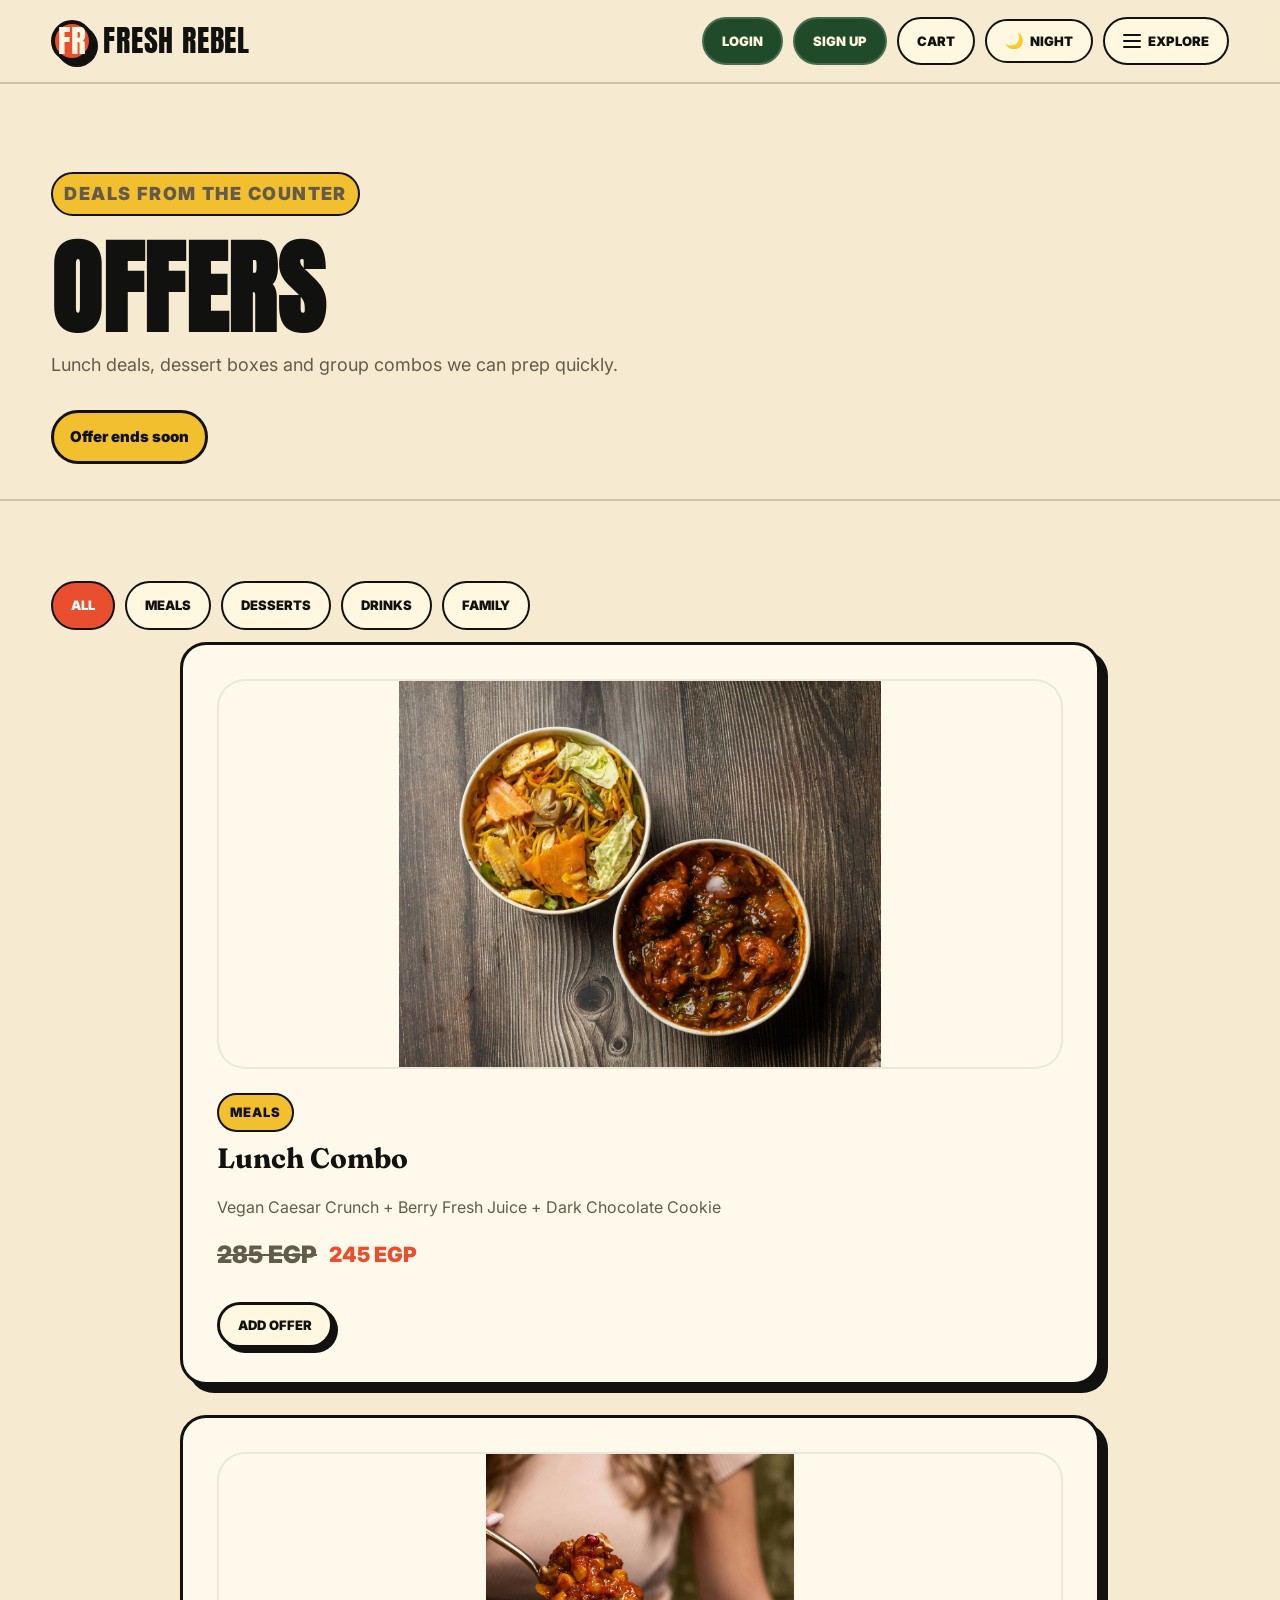
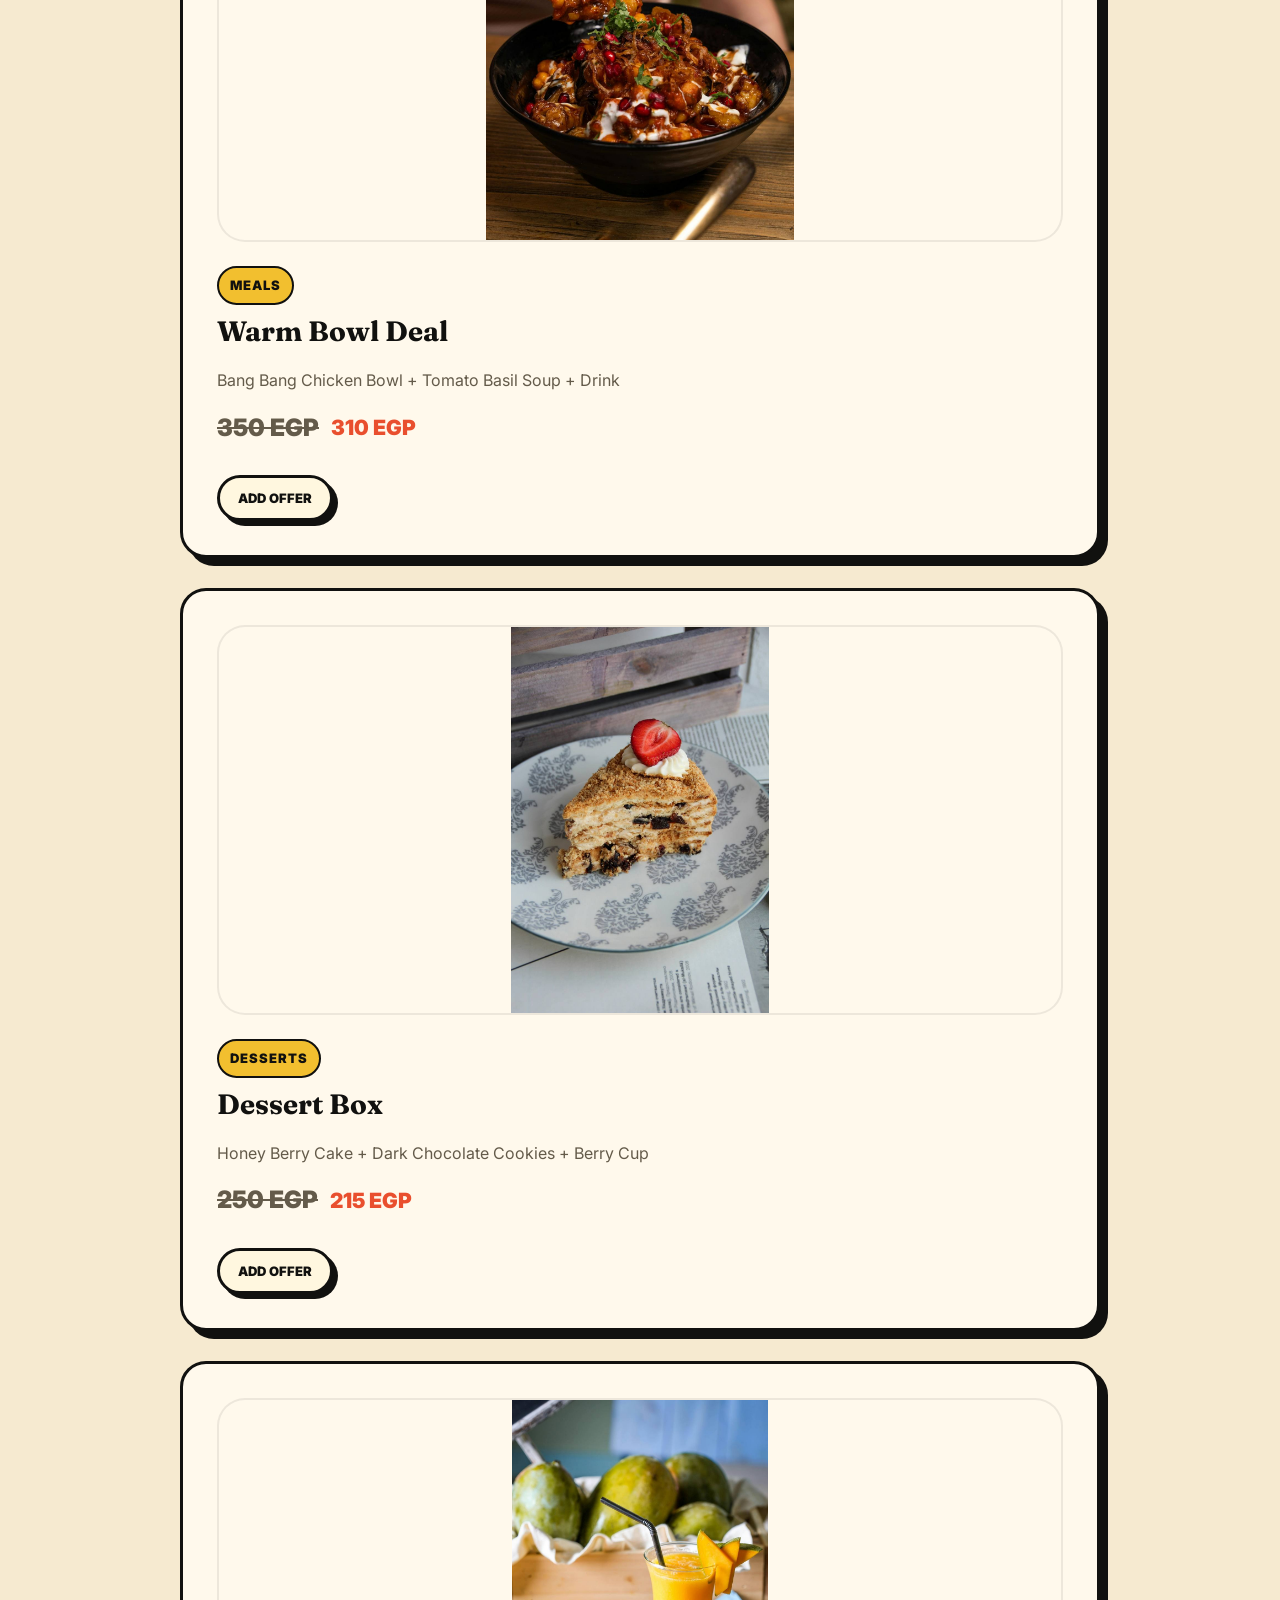
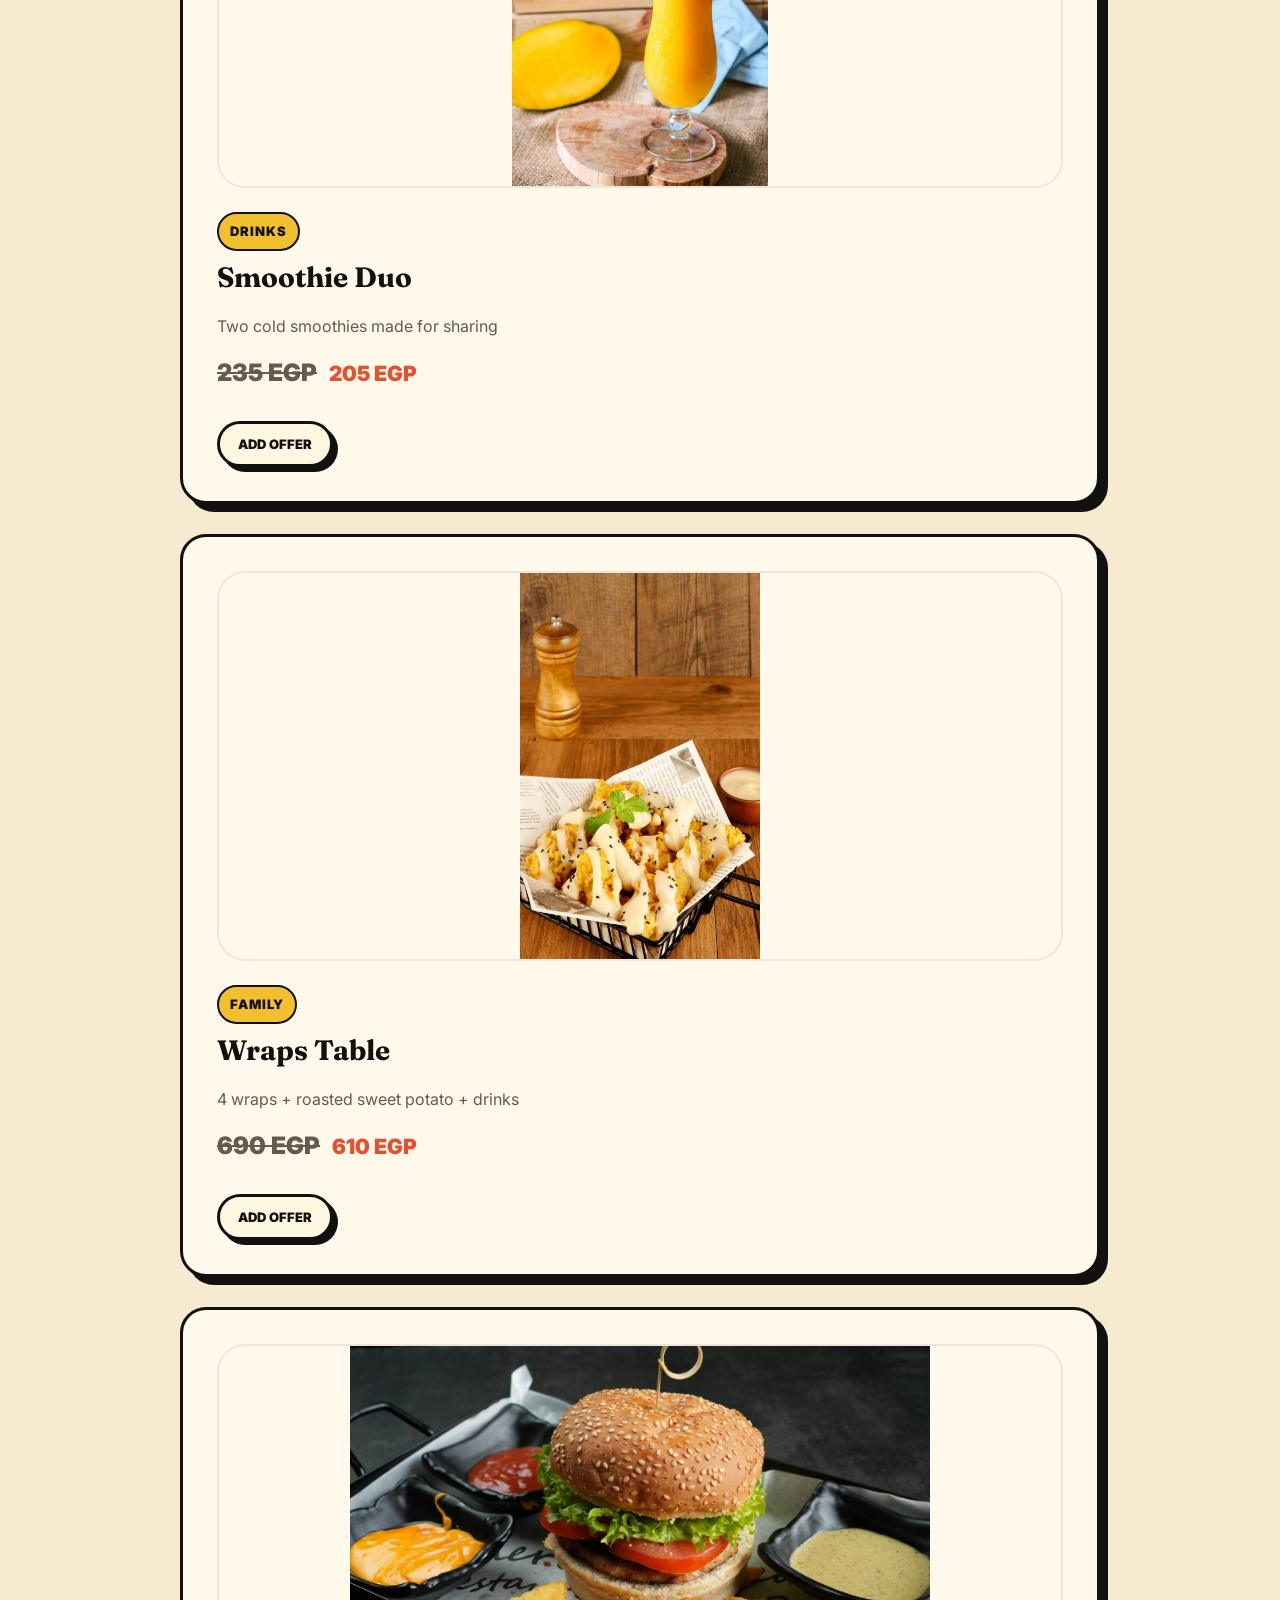
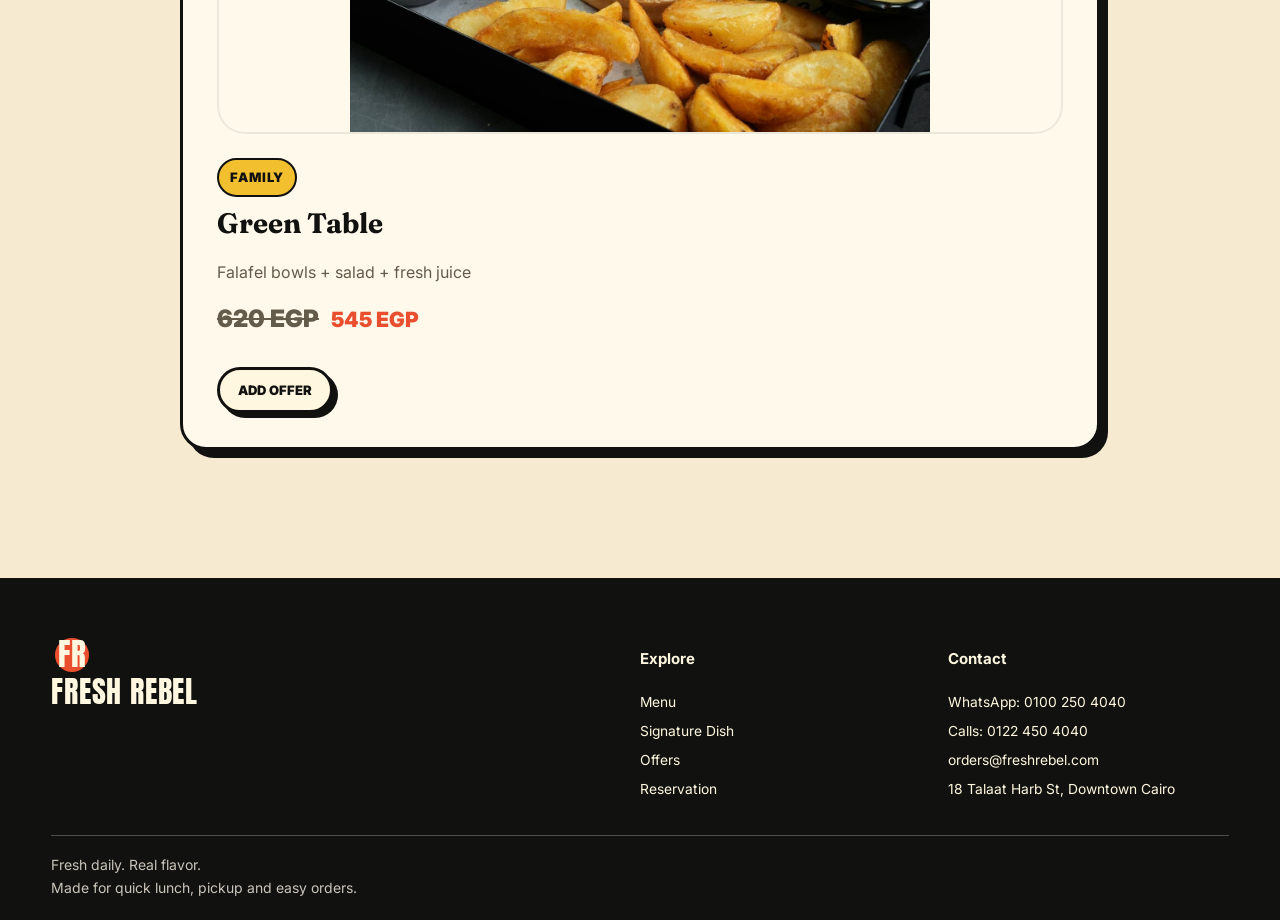
<file: offers.html>
<!DOCTYPE html>

<html lang="en">
<head>
<meta charset="utf-8"/>
<meta content="width=device-width, initial-scale=1.0" name="viewport"/>
<title>Offers | Fresh Rebel</title>
<link href="assets/css/style.css" rel="stylesheet"/>
<meta content="Fresh Rebel lunch deals, dessert boxes, smoothie offers and group combos." name="description"/></head>
<body>
<header class="topbar">
<div class="wrap top-in">
<a class="brand" href="index.html">
<span class="brand-icon">FR</span>
<span>Fresh Rebel</span>
</a><input class="menu-check" id="menu-check" type="checkbox"/>
<nav class="side-nav" id="site-menu">
<a href="index.html">Home</a>
<a href="menu.html">Menu</a>
<a href="food-details.html">Signature Dish</a>
<a class="on" href="offers.html">Offers</a>
<a href="reservation.html">Reservation</a>
<a href="about.html">About</a>
<a href="contact.html">Contact</a>
</nav>
<div class="top-actions">
<a class="icon-link account-link" href="login.html"><span class="txt">Login</span></a>
<a class="icon-link account-link" href="signup.html"><span class="txt">Sign Up</span></a>
<a class="icon-link cart-link" href="cart.html"><span class="txt">Cart</span> <span class="cart-num" data-count="">0</span></a>
<button class="mini-btn theme-btn" data-theme-btn="" type="button"><span data-theme-symbol="">🌙</span><span class="txt" data-theme-text="">Night</span></button>
<label class="mini-btn menu-btn" for="menu-check">
<span class="lines"><span></span><span></span><span></span></span>
<span class="btn-txt">Explore</span>
</label>
</div>
</div>
</header>
<main>
<section class="page-head">
<div class="wrap">
<p class="kicker">Deals from the counter</p>
<h1>Offers</h1>
<p>Lunch deals, dessert boxes and group combos we can prep quickly.</p>
<span class="countdown" data-clock="" data-seconds="7200">Offer ends soon</span>
</div>
</section>
<section class="area">
<div class="wrap">
<input class="deal-radio" id="deal-family" name="deal-filter" type="radio"/><input class="deal-radio" id="deal-drinks" name="deal-filter" type="radio"/><input class="deal-radio" id="deal-desserts" name="deal-filter" type="radio"/><input class="deal-radio" id="deal-meals" name="deal-filter" type="radio"/><input checked="" class="deal-radio" id="deal-all" name="deal-filter" type="radio"/><div class="filters"><label class="filter-btn" for="deal-all">All</label><label class="filter-btn" for="deal-meals">Meals</label><label class="filter-btn" for="deal-desserts">Desserts</label><label class="filter-btn" for="deal-drinks">Drinks</label><label class="filter-btn" for="deal-family">Family</label></div>
<div class="offers-grid">
<article class="box offer-card" data-deal="Meals">
<div class="offer-photo"><img alt="Fresh dessert close-up" loading="lazy" src="assets/img/offer-dessert.jpg"/></div>
<span class="label">Meals</span>
<h3>Lunch Combo</h3>
<p>Vegan Caesar Crunch + Berry Fresh Juice + Dark Chocolate Cookie</p>
<div class="sale-line">
<span class="old">285 EGP</span>
<span class="new">245 EGP</span>
</div>
<button class="btn light" data-add="" data-name="Lunch Combo" data-price="245" type="button">Add Offer</button>
</article>
<article class="box offer-card" data-deal="Meals">
<div class="offer-photo"><img alt="Colorful salad with fresh toppings" loading="lazy" src="assets/img/offer-salad.jpg"/></div>
<span class="label">Meals</span>
<h3>Warm Bowl Deal</h3>
<p>Bang Bang Chicken Bowl + Tomato Basil Soup + Drink</p>
<div class="sale-line">
<span class="old">350 EGP</span>
<span class="new">310 EGP</span>
</div>
<button class="btn light" data-add="" data-name="Warm Bowl Deal" data-price="310" type="button">Add Offer</button>
</article>
<article class="box offer-card" data-deal="Desserts">
<div class="offer-photo"><img alt="Fresh restaurant meal" loading="lazy" src="assets/img/menu-berry-cake.jpg"/></div>
<span class="label">Desserts</span>
<h3>Dessert Box</h3>
<p>Honey Berry Cake + Dark Chocolate Cookies + Berry Cup</p>
<div class="sale-line">
<span class="old">250 EGP</span>
<span class="new">215 EGP</span>
</div>
<button class="btn light" data-add="" data-name="Dessert Box" data-price="215" type="button">Add Offer</button>
</article>
<article class="box offer-card" data-deal="Drinks">
<div class="offer-photo"><img alt="Fresh dessert box" loading="lazy" src="assets/img/menu-smoothie.jpg"/></div>
<span class="label">Drinks</span>
<h3>Smoothie Duo</h3>
<p>Two cold smoothies made for sharing</p>
<div class="sale-line">
<span class="old">235 EGP</span>
<span class="new">205 EGP</span>
</div>
<button class="btn light" data-add="" data-name="Smoothie Duo" data-price="205" type="button">Add Offer</button>
</article>
<article class="box offer-card" data-deal="Family">
<div class="offer-photo"><img alt="Wraps and sides" loading="lazy" src="assets/img/offer-wraps.jpg"/></div>
<span class="label">Family</span>
<h3>Wraps Table</h3>
<p>4 wraps + roasted sweet potato + drinks</p>
<div class="sale-line">
<span class="old">690 EGP</span>
<span class="new">610 EGP</span>
</div>
<button class="btn light" data-add="" data-name="Wraps Table" data-price="610" type="button">Add Offer</button>
</article>
<article class="box offer-card" data-deal="Family">
<div class="offer-photo"><img alt="Fresh green meal" loading="lazy" src="assets/img/offer-green-meal.jpg"/></div>
<span class="label">Family</span>
<h3>Green Table</h3>
<p>Falafel bowls + salad + fresh juice</p>
<div class="sale-line">
<span class="old">620 EGP</span>
<span class="new">545 EGP</span>
</div>
<button class="btn light" data-add="" data-name="Green Table" data-price="545" type="button">Add Offer</button>
</article>
</div>
</div>
</section>
</main>
<footer class="foot">
<div class="wrap foot-in">
<section>
<a class="brand" href="index.html">
<span class="brand-icon">FR</span>
<span>Fresh Rebel</span>
</a>
</section>
<section>
<h4>Explore</h4>
<a href="menu.html">Menu</a>
<a href="food-details.html">Signature Dish</a>
<a href="offers.html">Offers</a>
<a href="reservation.html">Reservation</a>
</section>
<section>
<h4>Contact</h4>
<a href="https://wa.me/201002504040">WhatsApp: 0100 250 4040</a>
<a href="tel:+201224504040">Calls: 0122 450 4040</a>
<a href="mailto:orders@freshrebel.com">orders@freshrebel.com</a>
<a href="contact.html">18 Talaat Harb St, Downtown Cairo</a>
</section>
</div>
<div class="wrap copy">
<p>Fresh daily. Real flavor.</p>
<p>Made for quick lunch, pickup and easy orders.</p>
</div>
<div class="toast" data-toast=""></div>
</footer>
<script src="assets/js/app.js"></script>
</body>
</html>
</file>
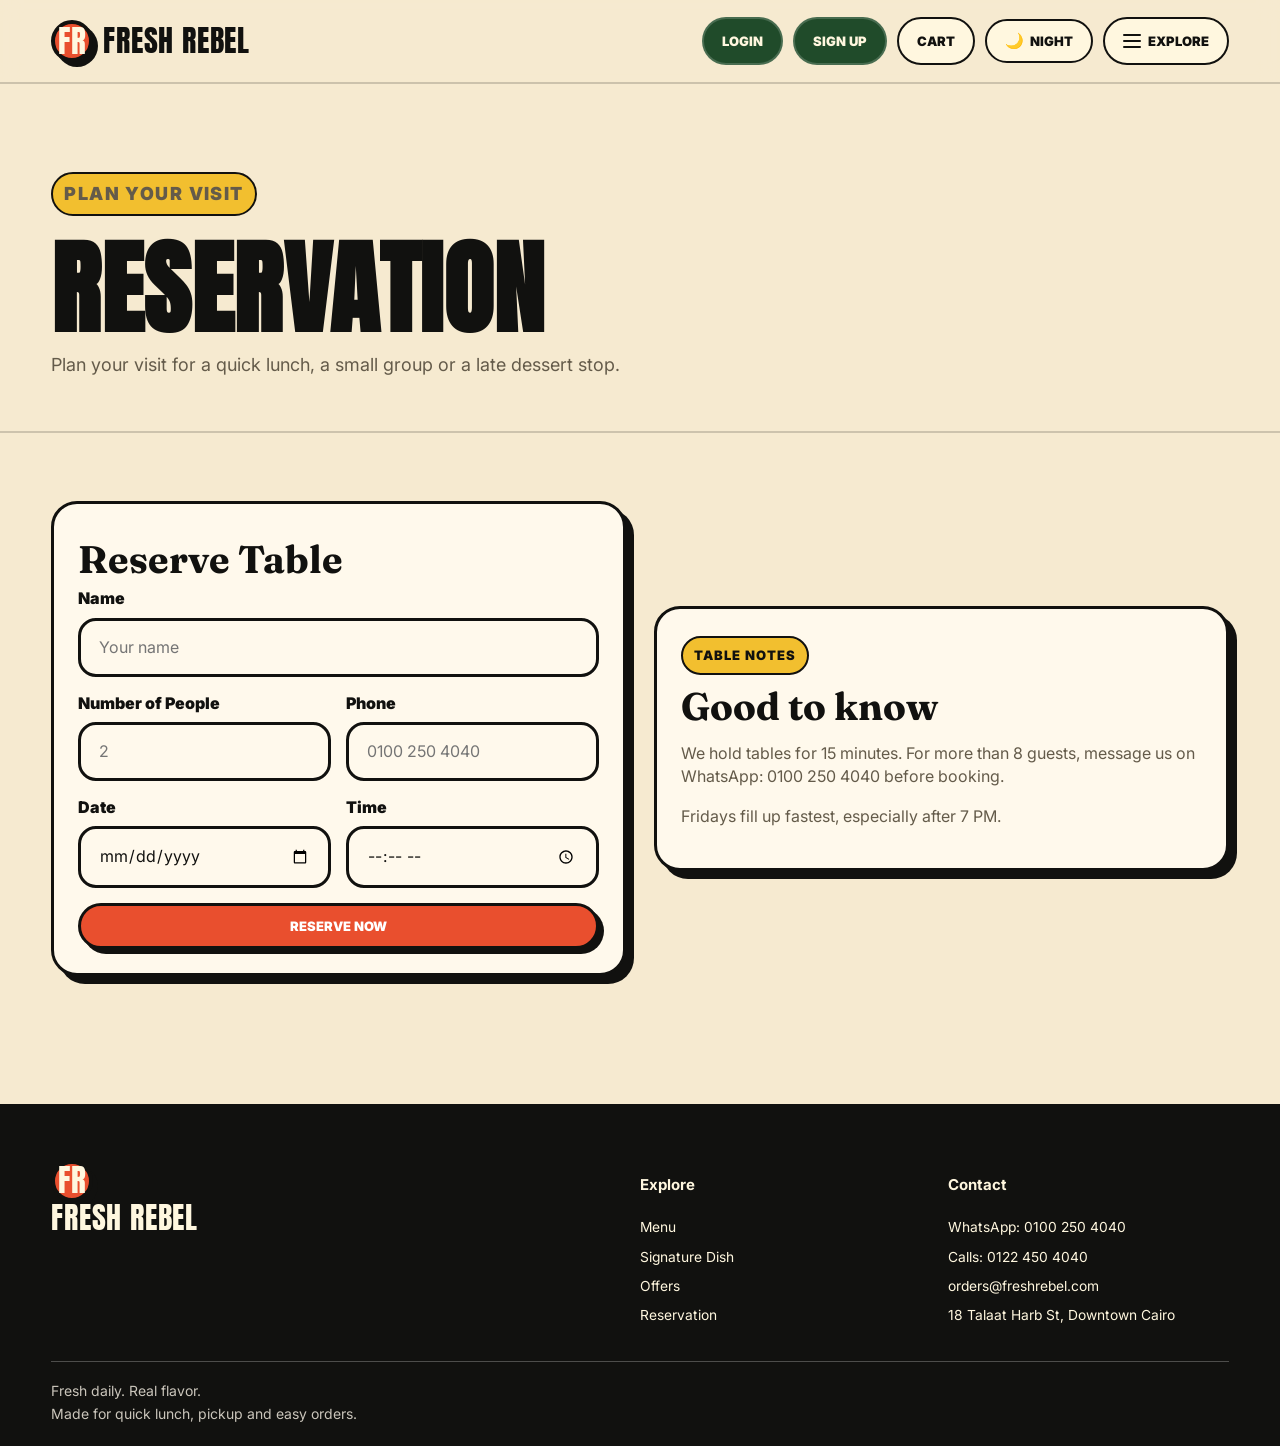
<file: reservation.html>
<!DOCTYPE html>

<html lang="en">
<head>
<meta charset="utf-8"/>
<meta content="width=device-width, initial-scale=1.0" name="viewport"/>
<title>Reservation | Fresh Rebel</title>
<link href="assets/css/style.css" rel="stylesheet"/>
<meta content="Reserve a table at Fresh Rebel for lunch, dinner or dessert." name="description"/></head>
<body>
<header class="topbar">
<div class="wrap top-in">
<a class="brand" href="index.html">
<span class="brand-icon">FR</span>
<span>Fresh Rebel</span>
</a><input class="menu-check" id="menu-check" type="checkbox"/>
<nav class="side-nav" id="site-menu">
<a href="index.html">Home</a>
<a href="menu.html">Menu</a>
<a href="food-details.html">Signature Dish</a>
<a href="offers.html">Offers</a>
<a class="on" href="reservation.html">Reservation</a>
<a href="about.html">About</a>
<a href="contact.html">Contact</a>
</nav>
<div class="top-actions">
<a class="icon-link account-link" href="login.html"><span class="txt">Login</span></a>
<a class="icon-link account-link" href="signup.html"><span class="txt">Sign Up</span></a>
<a class="icon-link cart-link" href="cart.html"><span class="txt">Cart</span> <span class="cart-num" data-count="">0</span></a>
<button class="mini-btn theme-btn" data-theme-btn="" type="button"><span data-theme-symbol="">🌙</span><span class="txt" data-theme-text="">Night</span></button>
<label class="mini-btn menu-btn" for="menu-check">
<span class="lines"><span></span><span></span><span></span></span>
<span class="btn-txt">Explore</span>
</label>
</div>
</div>
</header>
<main>
<section class="page-head">
<div class="wrap">
<p class="kicker">Plan your visit</p>
<h1>Reservation</h1>
<p>Plan your visit for a quick lunch, a small group or a late dessert stop.</p>
</div>
</section>
<section class="area">
<div class="wrap split">
<article class="box">
<h3>Reserve Table</h3>
<form class="form-box" data-form="" data-success="Table reserved successfully." novalidate>
<div class="input-box wide">
<label>Name</label>
<input name="name" placeholder="Your name" required minlength="3"/>
<span class="err">Name must be at least 3 letters.</span>
</div>
<div class="input-box">
<label>Number of People</label>
<input min="1" name="people" placeholder="2" required type="number"/>
<span class="err">Choose at least 1 person.</span>
</div>
<div class="input-box">
<label>Phone</label>
<input name="phone" pattern="[0-9+\-\s]{8,}" placeholder="0100 250 4040" required title="Use at least 8 digits. Spaces, + and - are allowed." type="tel"/>
<span class="err">Enter a valid phone number.</span>
</div>
<div class="input-box">
<label>Date</label>
<input name="date" required type="date"/>
<span class="err">Choose today or a future date.</span>
</div>
<div class="input-box">
<label>Time</label>
<input name="time" required type="time"/>
<span class="err">Choose a time.</span>
</div>
<button class="btn" type="submit">Reserve Now</button>
</form>
<p class="msg" data-message=""></p>
</article>
<aside class="box">
<span class="label">Table Notes</span>
<h3>Good to know</h3>
<p>We hold tables for 15 minutes. For more than 8 guests, message us on WhatsApp: 0100 250 4040 before booking.</p>
<p>Fridays fill up fastest, especially after 7 PM.</p>
</aside>
</div>
</section>
</main>
<footer class="foot">
<div class="wrap foot-in">
<section>
<a class="brand" href="index.html">
<span class="brand-icon">FR</span>
<span>Fresh Rebel</span>
</a>
</section>
<section>
<h4>Explore</h4>
<a href="menu.html">Menu</a>
<a href="food-details.html">Signature Dish</a>
<a href="offers.html">Offers</a>
<a href="reservation.html">Reservation</a>
</section>
<section>
<h4>Contact</h4>
<a href="https://wa.me/201002504040">WhatsApp: 0100 250 4040</a>
<a href="tel:+201224504040">Calls: 0122 450 4040</a>
<a href="mailto:orders@freshrebel.com">orders@freshrebel.com</a>
<a href="contact.html">18 Talaat Harb St, Downtown Cairo</a>
</section>
</div>
<div class="wrap copy">
<p>Fresh daily. Real flavor.</p>
<p>Made for quick lunch, pickup and easy orders.</p>
</div>
</footer>
<script src="assets/js/app.js"></script>
</body>
</html>
</file>
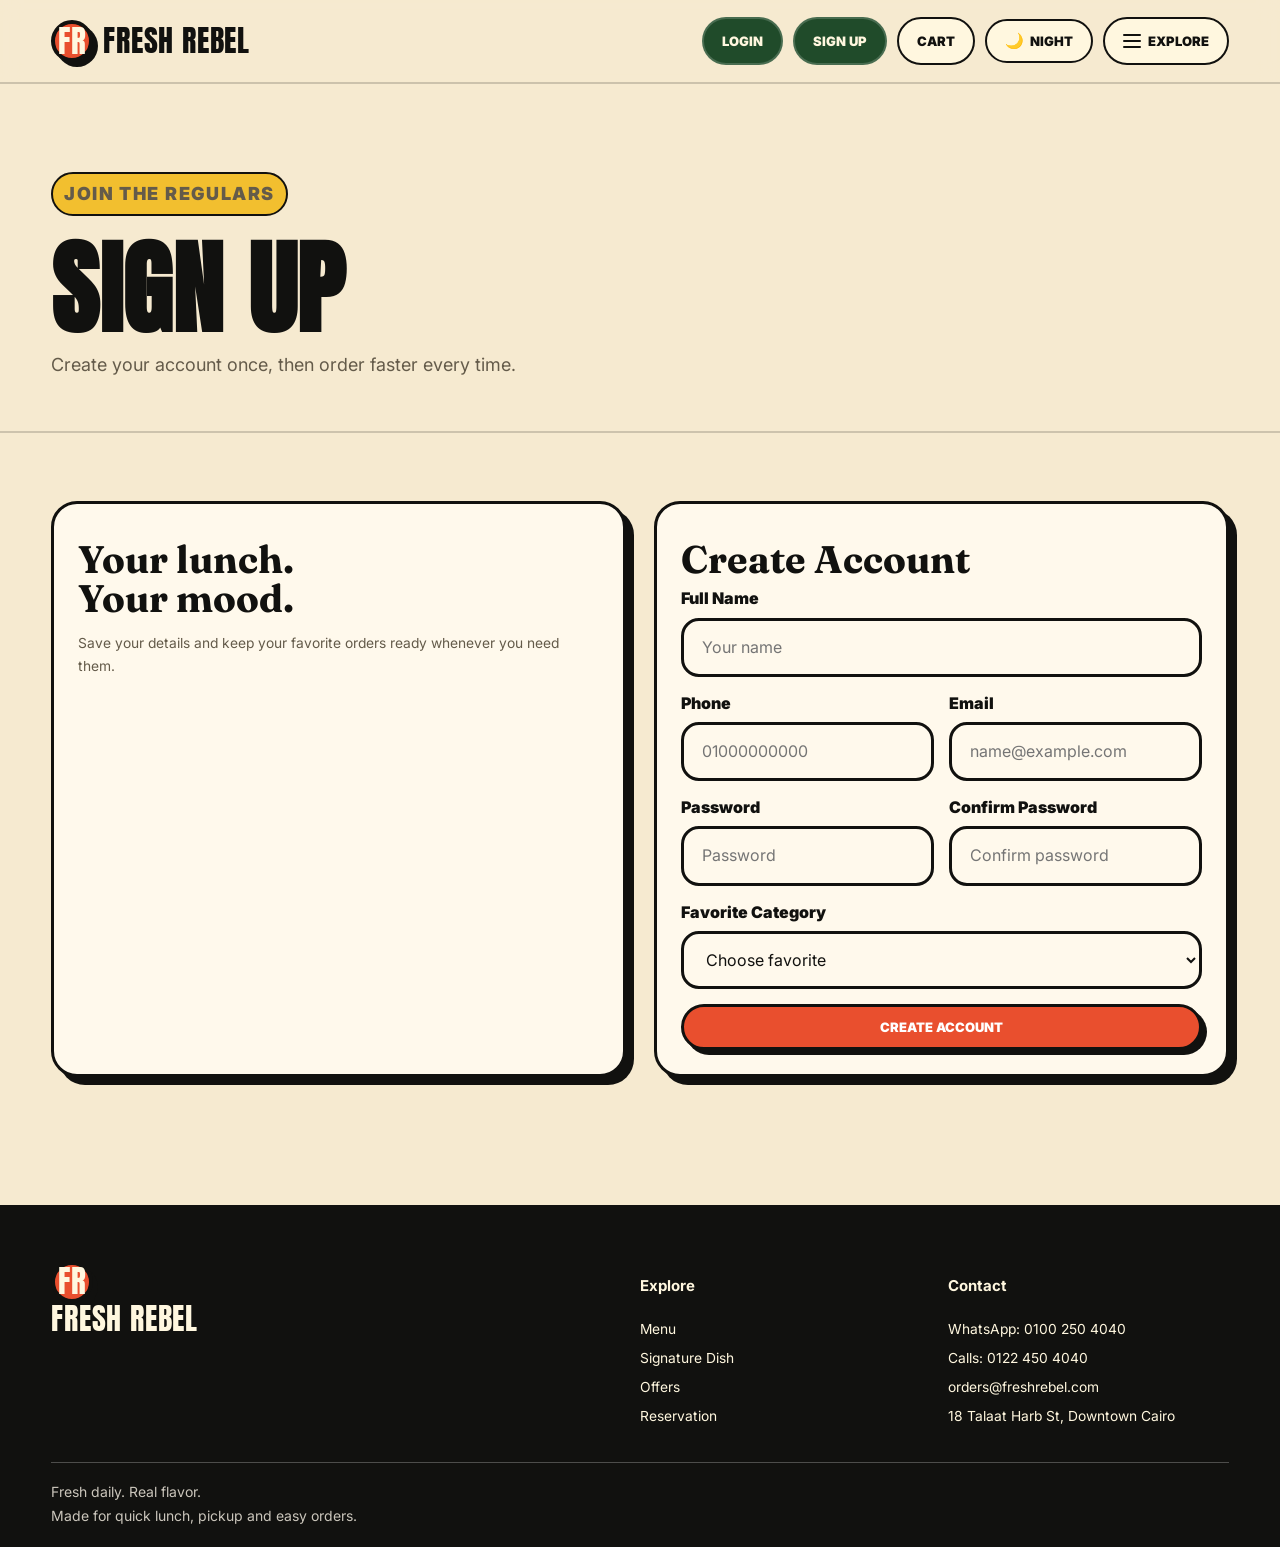
<file: signup.html>
<!DOCTYPE html>

<html lang="en">
<head>
<meta charset="utf-8"/>
<meta content="width=device-width, initial-scale=1.0" name="viewport"/>
<title>Sign Up | Fresh Rebel</title>
<link href="assets/css/style.css" rel="stylesheet"/>
<meta content="Create a Fresh Rebel account and save your favorite food style." name="description"/></head>
<body>
<header class="topbar">
<div class="wrap top-in">
<a class="brand" href="index.html">
<span class="brand-icon">FR</span>
<span>Fresh Rebel</span>
</a><input class="menu-check" id="menu-check" type="checkbox"/>
<nav class="side-nav" id="site-menu">
<a href="index.html">Home</a>
<a href="menu.html">Menu</a>
<a href="food-details.html">Signature Dish</a>
<a href="offers.html">Offers</a>
<a href="reservation.html">Reservation</a>
<a href="about.html">About</a>
<a href="contact.html">Contact</a>
</nav>
<div class="top-actions">
<a class="icon-link account-link" href="login.html"><span class="txt">Login</span></a>
<a class="icon-link account-link" href="signup.html"><span class="txt">Sign Up</span></a>
<a class="icon-link cart-link" href="cart.html"><span class="txt">Cart</span> <span class="cart-num" data-count="">0</span></a>
<button class="mini-btn theme-btn" data-theme-btn="" type="button"><span data-theme-symbol="">🌙</span><span class="txt" data-theme-text="">Night</span></button>
<label class="mini-btn menu-btn" for="menu-check">
<span class="lines"><span></span><span></span><span></span></span>
<span class="btn-txt">Explore</span>
</label>
</div>
</div>
</header>
<main>
<section class="page-head">
<div class="wrap">
<p class="kicker">Join the regulars</p>
<h1>Sign Up</h1>
<p>Create your account once, then order faster every time.</p>
</div>
</section>
<section class="area">
<div class="wrap split">
<div class="call">
<h2>Your lunch.<br/>Your mood.</h2>
<p>Save your details and keep your favorite orders ready whenever you need them.</p>
</div>
<article class="box">
<h3>Create Account</h3>
<form class="form-box" data-form="" data-success="Account created successfully." novalidate>
<div class="input-box wide">
<label>Full Name</label>
<input name="name" placeholder="Your name" required minlength="3"/>
<span class="err">Name must be at least 3 letters.</span>
</div>
<div class="input-box">
<label>Phone</label>
<input name="phone" pattern="[0-9+\-\s]{8,}" placeholder="01000000000" required title="Use at least 8 digits. Spaces, + and - are allowed." type="tel"/>
<span class="err">Enter a valid phone number.</span>
</div>
<div class="input-box">
<label>Email</label>
<input name="email" placeholder="name@example.com" required type="email"/>
<span class="err">Enter a valid email.</span>
</div>
<div class="input-box">
<label>Password</label>
<input id="signup-password" name="password" placeholder="Password" required type="password" minlength="6"/>
<span class="err">Password must be at least 6 characters.</span>
</div>
<div class="input-box">
<label>Confirm Password</label>
<input data-match="#signup-password" name="confirm-password" placeholder="Confirm password" required type="password" minlength="6"/>
<span class="err">Passwords do not match.</span>
</div>
<div class="input-box wide">
<label>Favorite Category</label>
<select name="favorite" required>
<option value="">Choose favorite</option>
<option>Salads</option>
<option>Bowls</option>
<option>Wraps</option>
<option>Drinks</option>
<option>Desserts</option>
</select>
<span class="err">Choose your favorite category.</span>
</div>
<button class="btn" type="submit">Create Account</button>
</form>
<p class="msg" data-message=""></p>
</article>
</div>
</section>
</main>
<footer class="foot">
<div class="wrap foot-in">
<section>
<a class="brand" href="index.html">
<span class="brand-icon">FR</span>
<span>Fresh Rebel</span>
</a>
</section>
<section>
<h4>Explore</h4>
<a href="menu.html">Menu</a>
<a href="food-details.html">Signature Dish</a>
<a href="offers.html">Offers</a>
<a href="reservation.html">Reservation</a>
</section>
<section>
<h4>Contact</h4>
<a href="https://wa.me/201002504040">WhatsApp: 0100 250 4040</a>
<a href="tel:+201224504040">Calls: 0122 450 4040</a>
<a href="mailto:orders@freshrebel.com">orders@freshrebel.com</a>
<a href="contact.html">18 Talaat Harb St, Downtown Cairo</a>
</section>
</div>
<div class="wrap copy">
<p>Fresh daily. Real flavor.</p>
<p>Made for quick lunch, pickup and easy orders.</p>
</div>
<div class="toast" data-toast=""></div>
</footer>
<script src="assets/js/app.js"></script>
</body>
</html>
</file>
<file: assets/css/style.css>
@import url("https://fonts.googleapis.com/css2?family=Anton&family=Fraunces:opsz,wght@9..144,700;9..144,900&family=Inter:wght@400;500;600;700;800&display=swap");
:root {
  --cream:#f6ead0;
  --cream-2:#fff7df;
  --green:#204b2a;
  --green-2:#3d7e3e;
  --orange:#e94f2e;
  --yellow:#f2bf2f;
  --ink:#11110f;
  --muted:#645b4a;
  --paper:#fff9ec;
  --line:rgba(17,17,15,.18);
  --shadow:8px 8px 0 var(--ink);
  --radius:26px;
  --headline:"Anton",Impact,sans-serif;
  --serif:"Fraunces",Georgia,serif;
  --body:"Inter",Arial,sans-serif;
}
:focus-visible {
  outline: 3px dashed var(--orange);
  outline-offset: 4px;
}
.caption-visually-hidden {
  position: absolute;
  width: 1px;
  height: 1px;
  padding: 0;
  margin: -1px;
  overflow: hidden;
  clip: rect(0 0 0 0);
  white-space: nowrap;
  border: 0;
}
* {
  box-sizing:border-box;
}
html {
  scroll-behavior:smooth;
}
body {
  margin:0;
  background:var(--cream);
  color:var(--ink);
  font-family:var(--body);
  line-height:1.6;
  overflow-x:hidden;
}
a {
  color:inherit;
  text-decoration:none;
}
img {
  max-width:100%;
  display:block;
}
button {
  font-family:inherit;
}
input {
  font-family:inherit;
}
textarea {
  font-family:inherit;
  min-height:130px;
  resize:vertical;
}
select {
  font-family:inherit;
}
.hero {
  padding:70px 0 35px;
}
.wrap {
  width:min(1180px,92%);
  margin:auto;
}
.hero-in {
  display:grid;
  grid-template-columns:1.08fr .92fr;
  gap:46px;
  align-items:center;
}
@media (max-width:900px) {
.hero-in {
  grid-template-columns:1fr;
}
}
.kicker {
  display:inline-flex;
  width:fit-content;
  padding:7px 11px;
  border:2px solid var(--ink);
  border-radius:999px;
  background:var(--yellow);
  color:var(--ink);
  font-weight:900;
  text-transform:uppercase;
  font-size:12px;
  letter-spacing:.08em;
}
.big {
  margin:10px 0;
  font-family:var(--headline);
  font-size:clamp(78px,12vw,164px);
  line-height:.86;
  letter-spacing:.5px;
  text-transform:uppercase;
}
@media (max-width:560px) {
.big {
  font-size:62px;
}
}
@media (max-width:900px) {
.big {
  font-size:76px;
}
}
.stroke {
  color:transparent;
  -webkit-text-stroke:2px var(--ink);
}
.hero-btns {
  display:flex;
  flex-wrap:wrap;
  gap:12px;
  margin-top:22px;
}
.btn {
  border:2px solid var(--ink);
  border-radius:999px;
  cursor:pointer;
  font-weight:900;
  text-transform:uppercase;
  transition:.18s ease;
  display:inline-flex;
  align-items:center;
  justify-content:center;
  gap:9px;
  padding:13px 18px;
  border-width:3px;
  background:var(--orange);
  color:white;
  box-shadow:5px 5px 0 var(--ink);
}
.btn:hover {
  transform:translateY(-2px);
  box-shadow:5px 5px 0 var(--ink);
}
.light {
  background:var(--cream-2);
  color:var(--ink);
}
.hero-img {
  position:relative;
  min-height:500px;
}
@media (max-width:900px) {
.hero-img {
  min-height:430px;
}
}
.float {
  position:absolute;
  border:4px solid var(--ink);
  border-radius:30px;
  background:var(--paper);
  box-shadow:12px 12px 0 var(--ink);
}
.main-img {
  inset:15px 25px auto 10px;
  padding:28px;
  transform:rotate(2deg);
}
.main-img img {
  width:100%;
  min-height:360px;
  object-fit:contain;
}
.note {
  right:0;
  bottom:55px;
  width:230px;
  padding:18px;
  background:var(--yellow);
  font-weight:900;
  transform:rotate(-6deg);
}
@media (max-width:560px) {
.note {
  width:190px;
}
}
.stamp {
  left:8px;
  bottom:28px;
  width:132px;
  height:132px;
  display:grid;
  place-items:center;
  border-radius:50%;
  background:var(--orange);
  color:white;
  font-family:var(--headline);
  font-size:34px;
  line-height:.88;
  text-align:center;
  transform:rotate(9deg);
}
.ticker {
  overflow:hidden;
  border-top:3px solid var(--ink);
  border-bottom:3px solid var(--ink);
  background:var(--orange);
  color:white;
}
.ticker-row {
  display:flex;
  width:max-content;
  animation:scroll 25s linear infinite;
}
@keyframes scroll {from {
                  transform:translateX(0);
                }
                to {
                  transform:translateX(-50%);
                }}
.ticker-row span {
  padding:12px 28px;
  font-family:var(--headline);
  font-size:34px;
  text-transform:uppercase;
  white-space:nowrap;
}
.area {
  padding:68px 0;
}
.boxes {
  display:grid;
  grid-template-columns:repeat(3,1fr);
  gap:22px;
}
@media (max-width:900px) {
.boxes {
  grid-template-columns:1fr;
}
}
.box {
  position:relative;
  padding:24px;
  border:3px solid var(--ink);
  border-radius:var(--radius);
  background:var(--paper);
  box-shadow:var(--shadow);
  transition:.18s ease;
}
.night .box {
  background:#192b20;
}
.box:hover {
  transform:translateY(-4px);
}
.box h3 {
  margin:12px 0 8px;
  font-family:var(--serif);
  font-size:31px;
  line-height:1.05;
}
.box p {
  color:var(--muted);
}
.box.hide {
  display:none;
}
.label {
  display:inline-flex;
  width:fit-content;
  padding:7px 11px;
  border:2px solid var(--ink);
  border-radius:999px;
  background:var(--yellow);
  color:var(--ink);
  font-weight:900;
  text-transform:uppercase;
  font-size:12px;
  letter-spacing:.08em;
}
.price {
  color:var(--orange);
  font-weight:900;
  font-size:22px;
}
.tight {
  padding-top:25px;
}
.split {
  display:grid;
  grid-template-columns:1fr 1fr;
  gap:28px;
  align-items:center;
}
@media (max-width:900px) {
.split {
  grid-template-columns:1fr;
}
}
.promise {
  border-style:dashed;
  background:linear-gradient(135deg,#ffd34d,#ff7043);
}
.promise .label {
  background:var(--paper);
}
.promise .food-img {
  background:rgba(255,249,236,.86);
}
.promise strong {
  color:var(--orange);
}
.night .promise {
  background:linear-gradient(135deg,#384f25,#ff714d);
}
.food-img {
  min-height:330px;
  display:grid;
  place-items:center;
  border:4px solid var(--ink);
  border-radius:32px;
  background:var(--cream-2);
  box-shadow:12px 12px 0 var(--ink);
  font-size:clamp(120px,18vw,230px);
}
@media (max-width:900px) {
.food-img {
  min-height:270px;
    font-size:135px;
}
}
.night .food-img {
  background:linear-gradient(135deg,#243f2c,#132319);
}
.small {
  min-height:235px;
  font-size:135px;
}
@media (max-width:900px) {
.small {
  min-height:210px;
    font-size:112px;
}
}
.ing {
  margin:18px 0 0;
  padding-left:20px;
}
.page-head {
  padding:70px 0 35px;
  border-bottom:2px solid var(--line);
}
.page-head h1 {
  margin:10px 0;
  font-family:var(--headline);
  font-size:clamp(78px,12vw,164px);
  line-height:.86;
  letter-spacing:.5px;
  text-transform:uppercase;
}
@media (max-width:560px) {
.page-head h1 {
  font-size:62px;
}
}
@media (max-width:900px) {
.page-head h1 {
  font-size:76px;
}
}
.page-head p {
  max-width:720px;
  color:var(--muted);
  font-size:18px;
}
.bar {
  display:grid;
  gap:14px;
}
.search {
  display:grid;
  gap:10px;
  margin-bottom:18px;
}
.search input {
  width:100%;
  border:3px solid var(--ink);
  border-radius:18px;
  padding:14px 15px;
  background:var(--paper);
  color:var(--ink);
  font-size:16px;
  outline:none;
}
.search input:focus {
  box-shadow:0 0 0 4px rgba(233,79,46,.18);
}
.night .search input {
  background:#203b2a;
  color:var(--ink);
}
.mini-btn {
  border:2px solid var(--ink);
  border-radius:999px;
  cursor:pointer;
  font-weight:900;
  text-transform:uppercase;
  transition:.18s ease;
  display:inline-flex;
  align-items:center;
  gap:7px;
  padding:9px 11px;
  background:var(--cream-2);
  color:var(--ink);
}
.night .mini-btn {
  background:#203b2a;
  color:var(--ink);
}
.mini-btn:hover {
  transform:translateY(-2px);
  box-shadow:5px 5px 0 var(--ink);
}
.on {
  background:var(--orange);
  color:white;
}
.filters {
  display:flex;
  flex-wrap:wrap;
  gap:10px;
  margin:12px 0;
}
.filter-btn {
  border:2px solid var(--ink);
  border-radius:999px;
  cursor:pointer;
  font-weight:900;
  text-transform:uppercase;
  transition:.18s ease;
  padding:10px 14px;
  background:var(--cream-2);
  color:var(--ink);
}
.night .filter-btn {
  background:#203b2a;
  color:var(--ink);
}
.filter-btn:hover {
  transform:translateY(-2px);
  box-shadow:5px 5px 0 var(--ink);
}
.dish-count {
  font-weight:900;
  color:var(--green-2);
}
.dish-list {
  display:grid;
  gap:22px;
  margin-top:22px;
}
.grid {
  grid-template-columns:repeat(3,1fr);
}
@media (max-width:900px) {
.grid {
  grid-template-columns:1fr;
}
}
.dish {
  position:relative;
  overflow:hidden;
  padding:24px;
  border:3px solid var(--ink);
  border-radius:var(--radius);
  background:var(--paper);
  box-shadow:var(--shadow);
  transition:.18s ease;
}
.dish:hover {
  transform:translateY(-4px);
}
.dish h3 {
  margin:12px 0 8px;
  font-family:var(--serif);
  font-size:31px;
  line-height:1.05;
}
.dish p {
  color:var(--muted);
}
.dish.hide {
  display:none;
}
.dish figure {
  margin:0 0 18px;
  min-height:340px;
  display:grid;
  place-items:center;
  border:3px solid var(--ink);
  border-radius:26px;
  background:var(--cream-2);
  font-size:170px;
}
@media (max-width:900px) {
.dish figure {
  min-height:260px;
    font-size:135px;
}
}
.night .dish {
  background:#192b20;
}
.night .dish figure {
  background:linear-gradient(135deg,#243f2c,#132319);
}
.dish-info {
  display:flex;
  align-items:center;
  gap:12px;
  flex-wrap:wrap;
  margin:12px 0;
}
.dish-info strong {
  color:var(--orange);
  font-weight:900;
  font-size:22px;
}
.add-shop-btn {
  margin-top:8px;
}
.pages {
  display:flex;
  flex-wrap:wrap;
  gap:10px;
  margin:12px 0;
}
.pages .on {
  background:var(--orange);
  color:white;
}
.sale-line {
  display:flex;
  align-items:center;
  gap:12px;
  flex-wrap:wrap;
  margin:12px 0;
}
.sale-line + .ing {
  margin:18px 0 0;
  padding-left:20px;
}
.old {
  color:var(--muted);
  text-decoration:line-through;
  font-weight:900;
}
.new {
  color:var(--orange);
  font-weight:900;
  font-size:22px;
}
.msg {
  font-weight:800;
  color:var(--green-2);
  display:none;
  margin-top:16px;
  padding:12px 14px;
  border:2px solid var(--ink);
  border-radius:18px;
  background:var(--cream-2);
}
.night .msg {
  background:#203b2a;
}
.msg.show {
  display:block;
}
.table-box {
  position:relative;
  overflow-x:auto;
  padding:24px;
  border:3px solid var(--ink);
  border-radius:var(--radius);
  background:var(--paper);
  box-shadow:var(--shadow);
  transition:.18s ease;
}
.night .table-box {
  background:#192b20;
}
.cart-table {
  width:100%;
  border-collapse:collapse;
  overflow:hidden;
}
.cart-table th {
  padding:14px;
  border-bottom:2px solid var(--line);
  text-align:left;
  background:var(--cream-2);
  font-weight:900;
}
.cart-table td {
  padding:14px;
  border-bottom:2px solid var(--line);
  text-align:left;
}
.cart-table tfoot td {
  background:var(--cream-2);
  font-weight:900;
}
.night .cart-table th {
  background:#203b2a;
}
.night .cart-table tfoot td {
  background:#203b2a;
}
.qty {
  display:inline-flex;
  align-items:center;
  gap:8px;
}
.qty button {
  width:30px;
  height:30px;
  border:2px solid var(--ink);
  border-radius:50%;
  background:var(--yellow);
  font-weight:900;
  cursor:pointer;
}
.cart-actions {
  margin-top:25px;
}
.green {
  background:var(--green);
  color:var(--cream-2);
}
.countdown {
  display:inline-flex;
  margin-top:14px;
  padding:12px 16px;
  border:3px solid var(--ink);
  border-radius:999px;
  background:var(--yellow);
  font-weight:900;
}
.form-box {
  display:grid;
  grid-template-columns:1fr 1fr;
  gap:15px;
}
@media (max-width:900px) {
.form-box {
  grid-template-columns:1fr;
}
}
.form-box .btn {
  grid-column:1 / -1;
}
.form-box .msg {
  grid-column:1 / -1;
}
.form-box .input-box {
  min-width:0;
}
.input-box {
  display:grid;
  gap:7px;
}
.night .input-box input {
  background:#203b2a;
  color:var(--ink);
}
.night .input-box textarea {
  background:#203b2a;
  color:var(--ink);
}
.night .input-box select {
  background:#203b2a;
  color:var(--ink);
}
.input-box label {
  font-weight:900;
}
.input-box input {
  width:100%;
  border:3px solid var(--ink);
  border-radius:18px;
  padding:14px 15px;
  background:var(--paper);
  color:var(--ink);
  font-size:16px;
  outline:none;
}
.input-box textarea {
  width:100%;
  border:3px solid var(--ink);
  border-radius:18px;
  padding:14px 15px;
  background:var(--paper);
  color:var(--ink);
  font-size:16px;
  outline:none;
}
.input-box select {
  width:100%;
  border:3px solid var(--ink);
  border-radius:18px;
  padding:14px 15px;
  background:var(--paper);
  color:var(--ink);
  font-size:16px;
  outline:none;
}
.input-box input:focus {
  box-shadow:0 0 0 4px rgba(233,79,46,.18);
}
.input-box textarea:focus {
  box-shadow:0 0 0 4px rgba(233,79,46,.18);
}
.input-box select:focus {
  box-shadow:0 0 0 4px rgba(233,79,46,.18);
}
.wide {
  grid-column:1 / -1;
}
.map-box {
  position:relative;
  border:3px solid var(--ink);
  border-radius:var(--radius);
  box-shadow:var(--shadow);
  transition:.18s ease;
  min-height:360px;
  display:grid;
  place-items:center;
  padding:0;
  overflow:hidden;
  background:var(--paper);
  color:var(--cream-2);
  font-family:var(--headline);
  font-size:48px;
}
.night .map-box {
  background:#192b20;
}
.small-map {
  min-height:260px;
  margin-top:18px;
}
.map-frame {
  width:100%;
  height:100%;
  min-height:inherit;
  border:0;
  display:block;
}
.call {
  position:relative;
  padding:24px;
  border:3px solid var(--ink);
  border-radius:var(--radius);
  background:var(--paper);
  box-shadow:var(--shadow);
  transition:.18s ease;
  min-height:100%;
}
.night .call {
  background:#192b20;
}
.call h2 {
  margin:12px 0 8px;
  font-family:var(--serif);
  line-height:1.05;
  font-size:clamp(44px,6vw,82px);
}
.call p {
  color:var(--muted);
}
.hint {
  font-weight:800;
  color:var(--green-2);
}
.topbar {
  position:sticky;
  top:0;
  z-index:60;
  background:rgba(246,234,208,.92);
  border-bottom:2px solid var(--line);
  backdrop-filter:blur(10px);
}
.night .topbar {
  background:rgba(7,18,13,.92);
}
.top-in {
  min-height:82px;
  display:flex;
  align-items:center;
  justify-content:space-between;
  gap:20px;
}
@media (max-width:560px) {
.top-in {
  min-height:72px;
}
}
.brand {
  display:flex;
  align-items:center;
  gap:10px;
  font-family:var(--headline);
  font-size:31px;
  text-transform:uppercase;
  letter-spacing:.8px;
  line-height:1;
}
@media (max-width:560px) {
.brand {
  font-size:24px;
}
}
.brand-icon {
  width:42px;
  height:42px;
  display:grid;
  place-items:center;
  border:4px solid var(--ink);
  border-radius:50%;
  background:var(--orange);
  color:var(--cream-2);
  box-shadow:5px 5px 0 var(--ink);
}
@media (max-width:560px) {
.brand-icon {
  width:36px;
    height:36px;
    font-size:14px;
}
}
.side-nav {
  position:fixed;
  top:96px;
  right:clamp(16px,4vw,54px);
  width:min(380px,calc(100vw - 32px));
  max-height:calc(100vh - 125px);
  overflow-y:auto;
  display:flex;
  flex-direction:column;
  gap:10px;
  padding:20px;
  background:var(--paper);
  border:4px solid var(--ink);
  border-radius:30px;
  box-shadow:14px 14px 0 var(--ink);
  font-weight:900;
  text-transform:uppercase;
  z-index:80;
  opacity:0;
  visibility:hidden;
  pointer-events:none;
  transform:translateY(-10px);
  transition:.18s ease;
}
.night .side-nav a {
  background:#203b2a;
  color:var(--ink);
}
.night .side-nav {
  background:#192b20;
}
.side-nav::before {
  content:"Fresh Rebel";
  font-family:var(--headline);
  font-size:38px;
  color:var(--orange);
  line-height:.9;
  margin-bottom:8px;
}
.menu-check:checked ~ .side-nav {
  opacity:1;
  visibility:visible;
  pointer-events:auto;
  transform:translateY(0);
}
.side-nav a {
  padding:14px 16px;
  border:2px solid var(--line);
  border-radius:18px;
  background:var(--cream-2);
  transition:.18s ease;
}
.side-nav a:hover {
  background:var(--orange);
  color:white;
  border-color:var(--ink);
}
.side-nav a.on {
  background:var(--orange);
  color:white;
  border-color:var(--ink);
}
.top-actions {
  display:flex;
  align-items:center;
  gap:10px;
  flex-wrap:wrap;
  justify-content:flex-end;
}
.icon-link {
  border:2px solid var(--ink);
  border-radius:999px;
  cursor:pointer;
  font-weight:900;
  text-transform:uppercase;
  transition:.18s ease;
  display:inline-flex;
  align-items:center;
  gap:7px;
  padding:9px 11px;
  background:var(--cream-2);
  color:var(--ink);
}
.night .icon-link {
  background:#203b2a;
  color:var(--ink);
}
.icon-link:hover {
  transform:translateY(-2px);
  box-shadow:5px 5px 0 var(--ink);
}
.cart-link {
  position:relative;
}
.cart-num {
  position:absolute;
  top:-9px;
  right:-8px;
  min-width:22px;
  height:22px;
  display:none;
  place-items:center;
  border:2px solid var(--ink);
  border-radius:50%;
  background:var(--yellow);
  color:var(--ink);
  font-size:12px;
  font-weight:900;
}
.cart-num.show {
  display:grid;
}
.lines {
  width:18px;
  display:grid;
  gap:4px;
}
.lines span {
  height:2px;
  background:currentColor;
  border-radius:99px;
}
.foot {
  margin-top:60px;
  padding:46px 0 18px;
  border-top:3px solid var(--ink);
  background:#11110f;
  color:var(--cream-2);
}
.night .foot {
  background:#050806;
  color:#fff3d8;
}
.foot a {
  display:block;
  margin:7px 0;
}
.page-ready .foot {
  animation:pageIn .32s ease both;
}
@media (prefers-reduced-motion:reduce) {
.page-ready .foot {
  animation:none;
}
}
@keyframes pageIn {from {
      opacity:0;
      transform:translateY(10px) scale(.995);
    }
    to {
      opacity:1;
      transform:translateY(0) scale(1);
    }}
.page-leave .foot {
  opacity:0;
  transform:translateY(8px) scale(.995);
  transition:opacity .20s ease,transform .20s ease;
}
@media (prefers-reduced-motion:reduce) {
.page-leave .foot {
  transition:none;
}
}
.foot-in {
  display:grid;
  grid-template-columns:2fr 1fr 1fr;
  gap:28px;
}
@media (max-width:900px) {
.foot-in {
  grid-template-columns:1fr;
}
}
.copy {
  display: block;
  margin-top: 28px;
  padding-top: 15px;
  border-top: 1px solid rgba(255,255,255,.25);
  color: rgba(255,249,236,.78);
}
.copy p {
  margin: 4px 0;
  font-size: 14px;
  line-height: 1.4;
}
.team-about .about-clean-head {
  padding-bottom: 36px;
}
.about-clean-head h1 {
  font-family: var(--headline);
  font-size: clamp(80px, 12vw, 168px);
  line-height: .82;
  letter-spacing: -2px;
}
.team-subtitle {
  max-width: 820px;
  margin-top: 16px;
  font-size: 23px;
}
.team-area {
  padding-top: 42px;
}
.team-grid {
  display: grid;
  grid-template-columns: repeat(4, minmax(0, 1fr));
  gap: 30px;
}
.team-card {
  min-height: 330px;
  padding: 34px;
  display: flex;
  flex-direction: column;
}
.team-card h3 {
  font-size: 34px;
  margin: 16px 0 4px;
}
.team-card h4 {
  margin: 8px 0 16px;
  font-size: 18px;
  text-transform: uppercase;
  letter-spacing: .08em;
  color: var(--orange);
}
.team-card p {
  font-size: 17px;
  line-height: 1.58;
  margin-top: auto;
}
.dish, .box, .dish-info strong, .price, .new {
  font-size: 24px;
}
.cart-table td, .cart-table th {
  vertical-align: middle;
}
@media (max-width: 1100px) {
.team-grid {
  grid-template-columns: repeat(2, minmax(0, 1fr));
}
}
@media (max-width: 620px) {
.team-grid {
  grid-template-columns: 1fr;
}
.theme-btn {
  min-width: 48px;
}
}
.account-link {
  background: var(--green);
  color: var(--cream-2);
  border-color: rgba(255,255,255,.18);
}
.account-link:hover {
  transform: translateY(-2px);
  filter: brightness(1.04);
}
.night .account-link {
  background: var(--green);
  color: var(--cream-2);
}
.offers-grid {
  display: grid;
  grid-template-columns: 1fr;
  gap: 30px;
  max-width: 920px;
  margin: 0 auto;
}
.offer-card {
  display: flex;
  flex-direction: column;
  min-height: 620px;
  padding: 34px;
}
.offer-card .offer-photo, .offer-card .food-img.small, .offer-photo {
  width: 100%;
  height: 390px;
  min-height: 390px;
  margin: 0 0 24px;
  overflow: hidden;
  border-radius: 28px;
  background: rgba(255,249,236,.75);
  border: 2px solid rgba(27,31,21,.08);
}
.offer-card .offer-photo img, .offer-card .food-img.small img, .offer-photo img {
  width: 100%;
  height: 100%;
  display: block;
  object-fit: contain;
  object-position: center;
}
.offer-card h3 {
  font-size: 34px;
  margin-top: 12px;
}
.offer-card p {
  max-width: 760px;
  font-size: 18px;
  line-height: 1.55;
}
.offer-card .sale-line {
  margin-top: auto;
}
.offer-card .btn {
  margin-top: 16px;
  width: fit-content;
}
@media (max-width: 760px) {
.offer-card {
  min-height: auto;
    padding: 24px;
}
.offer-card .offer-photo, .offer-card .food-img.small, .offer-photo {
  height: 300px;
    min-height: 300px;
}
.offer-card h3 {
  font-size: 28px;
}
}
.food-img img, .photo-frame img, .hero-img img, .dish figure img {
  object-fit: contain;
  object-position: center;
}
.food-img, .photo-frame, .dish figure {
  background: rgba(255,249,236,.75);
}
:root {
  --site-scale: .88;
}
body {
  font-size: 15px;
}
p, li, a, input, textarea, select, button, label, td, th {
  font-size: .92em;
}
.brand span:last-child {
  font-size: 30px;
}
.top-actions .icon-link, .top-actions .mini-btn {
  font-size: 13px;
  padding: 12px 18px;
}
.big {
  font-size: clamp(64px, 9vw, 132px);
  line-height: .86;
}
.page-head h1 {
  font-size: clamp(54px, 8vw, 112px);
  line-height: .88;
}
.page-head p, .team-subtitle {
  font-size: 18px;
  line-height: 1.45;
}
.box h3, .call h2, .promise h3 {
  font-size: clamp(26px, 3vw, 42px);
  line-height: 1.02;
}
.box p, .dish p, .offer-card p, .input-box label, .form-box input, .form-box textarea, .form-box select {
  font-size: 16px;
  line-height: 1.45;
}
.kicker, .label {
  font-size: 13px;
}
.btn, .mini-btn, .filter-btn {
  font-size: 13px;
  padding: 12px 18px;
}
.input-box input, .input-box textarea, .input-box select {
  padding: 15px 18px;
}
.dish h3 {
  font-size: 26px;
}
.dish-info strong, .price, .new {
  font-size: 21px;
}
.offer-card h3 {
  font-size: 28px;
}
.about-clean-head h1 {
  font-size: clamp(62px, 9vw, 132px);
}
.team-card h3 {
  font-size: 28px;
}
.team-card h4 {
  font-size: 15px;
}
.team-card p {
  font-size: 15px;
}
.cart-table td, .cart-table th {
  font-size: 15px;
}
@media (max-width: 760px) {
body {
  font-size: 14px;
}
.brand span:last-child {
  font-size: 24px;
}
.top-actions .icon-link, .top-actions .mini-btn {
  font-size: 12px;
    padding: 10px 13px;
}
.big {
  font-size: clamp(46px, 14vw, 82px);
}
.page-head h1 {
  font-size: clamp(42px, 13vw, 78px);
}
.box h3, .call h2, .promise h3 {
  font-size: 28px;
}
}
body.night {
  background: #10140d;
  color: #fff8e8;
}
body.night .topbar {
  background: rgba(16, 20, 13, .96);
  border-bottom-color: rgba(255, 248, 232, .16);
  box-shadow: 0 18px 55px rgba(0, 0, 0, .30);
}
body.night .brand, body.night .brand span, body.night .page-head, body.night .hero, body.night .area, body.night main, body.night h1, body.night h2, body.night h3, body.night h4, body.night td, body.night th {
  color: #fff8e8;
}
body.night p, body.night li, body.night label, body.night .hint, body.night .team-subtitle, body.night .dish-count {
  color: rgba(255, 248, 232, .76);
}
body.night .box, body.night .dish, body.night .offer-card, body.night .team-card, body.night .call, body.night .promise, body.night .table-box, body.night .bar, body.night .search, body.night .side-nav {
  background: #1b2317;
  color: #fff8e8;
  border-color: rgba(255, 248, 232, .18);
  box-shadow: 8px 8px 0 rgba(0, 0, 0, .45);
}
body.night .food-img, body.night .photo-frame, body.night .dish figure, body.night .offer-photo, body.night .hero-img .float {
  background: #141a11;
  border-color: rgba(255, 248, 232, .18);
  box-shadow: 8px 8px 0 rgba(0, 0, 0, .45);
}
body.night input, body.night textarea, body.night select {
  background: #0f140d;
  color: #fff8e8;
  border-color: rgba(255, 248, 232, .24);
}
body.night input::placeholder, body.night textarea::placeholder {
  color: rgba(255, 248, 232, .48);
}
body.night .btn.light, body.night .mini-btn, body.night .filter-btn, body.night .icon-link, body.night .side-nav a {
  background: #26301f;
  color: #fff8e8;
  border-color: rgba(255, 248, 232, .24);
}
body.night .btn, body.night .filter-btn.on, body.night .side-nav a.on, body.night .side-nav a:hover {
  background: var(--orange);
  color: #fff;
  border-color: transparent;
}
body.night .theme-btn {
  background: var(--yellow);
  color: #11110f;
  border-color: transparent;
}
body.night .account-link {
  background: var(--green);
  color: var(--cream-2);
}
body.night .cart-link {
  background: var(--cream-2);
  color: #11110f;
}
body.night .label, body.night .kicker {
  background: var(--yellow);
  color: #11110f;
  border-color: transparent;
}
body.night .price, body.night .new, body.night .dish-info strong {
  color: var(--yellow);
}
body.night .old {
  color: rgba(255, 248, 232, .50);
}
body.night .stroke {
  -webkit-text-stroke-color: #fff8e8;
}
body.night .ticker, body.night .foot {
  background: #090d08;
  color: #fff8e8;
}
body.night .copy {
  color: rgba(255, 248, 232, .68);
}
body.night .cart-table tr {
  border-color: rgba(255, 248, 232, .16);
}
body.night .toast {
  background: #fff8e8;
  color: #10140d;
}
.theme-btn {
  display: inline-flex;
  align-items: center;
  gap: 6px;
  cursor: pointer;
  user-select: none;
}
.theme-btn [data-theme-symbol] {
  font-size: 15px;
  line-height: 1;
}
map area {
  cursor:pointer;
}
body.night .hero-in {
  grid-template-columns:.88fr 1.12fr;
}
body.night .hero-in>div:first-child {
  order:2;
}
body.night .hero-in>.hero-img {
  order:1;
}
body.night .split {
  grid-template-columns:.9fr 1.1fr;
}
body.night .boxes {
  grid-template-columns:1.1fr .9fr 1fr;
}
body.night .dish-list.grid {
  grid-template-columns:repeat(2,minmax(0,1fr));
}
body.night .offers-grid {
  grid-template-columns:repeat(2,minmax(0,1fr));
}
body.night .team-grid {
  grid-template-columns:repeat(2,minmax(0,1fr));
}
@media (max-width:900px) {
body.night .hero-in, body.night .split, body.night .boxes, body.night .dish-list.grid, body.night .offers-grid, body.night .team-grid {
  grid-template-columns:1fr;
}
body.night .hero-in>div:first-child, body.night .hero-in>.hero-img {
  order:initial;
}
}
body.night .hero-in {
  grid-template-columns:1.08fr .92fr;
}
body.night .hero-in>div:first-child, body.night .hero-in>.hero-img {
  order:initial;
}
body.night .food-img img, body.night .photo-frame img, body.night .hero-img img, body.night .dish figure img, body.night .offer-photo img {
  transform:none;
}
body.night .main-img img {
  width:100%;
  min-height:360px;
  max-height:360px;
  object-fit:contain;
}
@media (max-width:900px) {
body.night .hero-in {
  grid-template-columns:1fr;
}
body.night .main-img img {
  min-height:320px;
    max-height:320px;
}
}
.btn:disabled {
  opacity: .55;
  cursor: not-allowed;
  transform: none;
}
.bill {
  display: none;
  margin-top: 24px;
  padding: 24px;
  border: 3px solid var(--ink);
  border-radius: 26px;
  background: var(--cream);
  box-shadow: 8px 8px 0 var(--ink);
}
.bill.show {
  display: block;
}
.bill h2 {
  margin: 0 0 14px;
  font-family: var(--headline);
  font-size: clamp(28px, 4vw, 44px);
}
.bill-list {
  display: grid;
  gap: 10px;
}
.bill-line, .bill-total {
  display: flex;
  justify-content: space-between;
  gap: 20px;
  margin: 0;
  padding: 12px 0;
  border-bottom: 1px solid rgba(20, 20, 20, .2);
  font-weight: 800;
}
.bill-total {
  border-bottom: 0;
  font-size: 22px;
  color: var(--green);
}
body.night .bill {
  background: #181818;
  border-color: #f5ead2;
  box-shadow: 8px 8px 0 #f5ead2;
}
body.night .bill-line, body.night .bill-total {
  border-color: rgba(245, 234, 210, .25);
}
.menu-check{display:none;}
.menu-btn{user-select:none;}
.deal-radio{display:none;}
#deal-meals:checked ~ .offers-grid .offer-card:not([data-deal="Meals"]){display:none;}
#deal-desserts:checked ~ .offers-grid .offer-card:not([data-deal="Desserts"]){display:none;}
#deal-drinks:checked ~ .offers-grid .offer-card:not([data-deal="Drinks"]){display:none;}
#deal-family:checked ~ .offers-grid .offer-card:not([data-deal="Family"]){display:none;}
#deal-all:checked ~ .filters label[for="deal-all"],#deal-meals:checked ~ .filters label[for="deal-meals"],#deal-desserts:checked ~ .filters label[for="deal-desserts"],#deal-drinks:checked ~ .filters label[for="deal-drinks"],#deal-family:checked ~ .filters label[for="deal-family"]{background:var(--orange);color:white;border-color:var(--ink);}
.menu-radio{display:none;}
#menu-salads:checked ~ .dish-list .dish:not([data-category="Salads"]){display:none;}
#menu-bowls:checked ~ .dish-list .dish:not([data-category="Bowls"]){display:none;}
#menu-wraps:checked ~ .dish-list .dish:not([data-category="Wraps"]){display:none;}
#menu-drinks:checked ~ .dish-list .dish:not([data-category="Drinks"]){display:none;}
#menu-desserts:checked ~ .dish-list .dish:not([data-category="Desserts"]){display:none;}
#menu-sides:checked ~ .dish-list .dish:not([data-category="Sides"]){display:none;}
#menu-all:checked ~ .filters label[for="menu-all"],#menu-salads:checked ~ .filters label[for="menu-salads"],#menu-bowls:checked ~ .filters label[for="menu-bowls"],#menu-wraps:checked ~ .filters label[for="menu-wraps"],#menu-drinks:checked ~ .filters label[for="menu-drinks"],#menu-desserts:checked ~ .filters label[for="menu-desserts"],#menu-sides:checked ~ .filters label[for="menu-sides"]{background:var(--orange);color:white;border-color:var(--ink);}
.input-box.bad input,.input-box.bad textarea,.input-box.bad select{border-color:var(--orange);}
.err{display:none;color:var(--orange);font-size:13px;font-weight:800;}
.input-box.bad .err{display:block;}
.msg.error{color:var(--orange);}

/* Dark mode image/layout fix for Menu and Offers */
body.night .dish-list.grid {
  grid-template-columns: repeat(3, minmax(0, 1fr));
}
body.night .offers-grid {
  grid-template-columns: 1fr;
  max-width: 920px;
}
body.night .dish figure,
body.night .offer-card .offer-photo,
body.night .offer-card .food-img.small,
body.night .offer-photo {
  background: #141a11;
  border-color: rgba(255, 248, 232, .18);
  overflow: hidden;
}
body.night .dish figure {
  min-height: 300px;
  height: 300px;
  padding: 0;
}
body.night .dish figure img {
  width: 100%;
  height: 100%;
  display: block;
  object-fit: cover;
  object-position: center;
  filter: brightness(.9) contrast(1.06) saturate(.96);
  transform: none;
}
body.night .offer-card .offer-photo img,
body.night .offer-card .food-img.small img,
body.night .offer-photo img {
  width: 100%;
  height: 100%;
  display: block;
  object-fit: contain;
  object-position: center;
  filter: none;
  transform: none;
}
body.night .offer-card .offer-photo,
body.night .offer-card .food-img.small,
body.night .offer-photo {
  height: 390px;
  min-height: 390px;
}
@media (max-width: 900px) {
  body.night .dish-list.grid,
  body.night .offers-grid {
    grid-template-columns: 1fr;
  }
  body.night .dish figure {
    min-height: 260px;
    height: 260px;
  }
}
@media (max-width: 760px) {
  body.night .offer-card .offer-photo,
  body.night .offer-card .food-img.small,
  body.night .offer-photo {
    height: 300px;
    min-height: 300px;
  }
}
</file>
